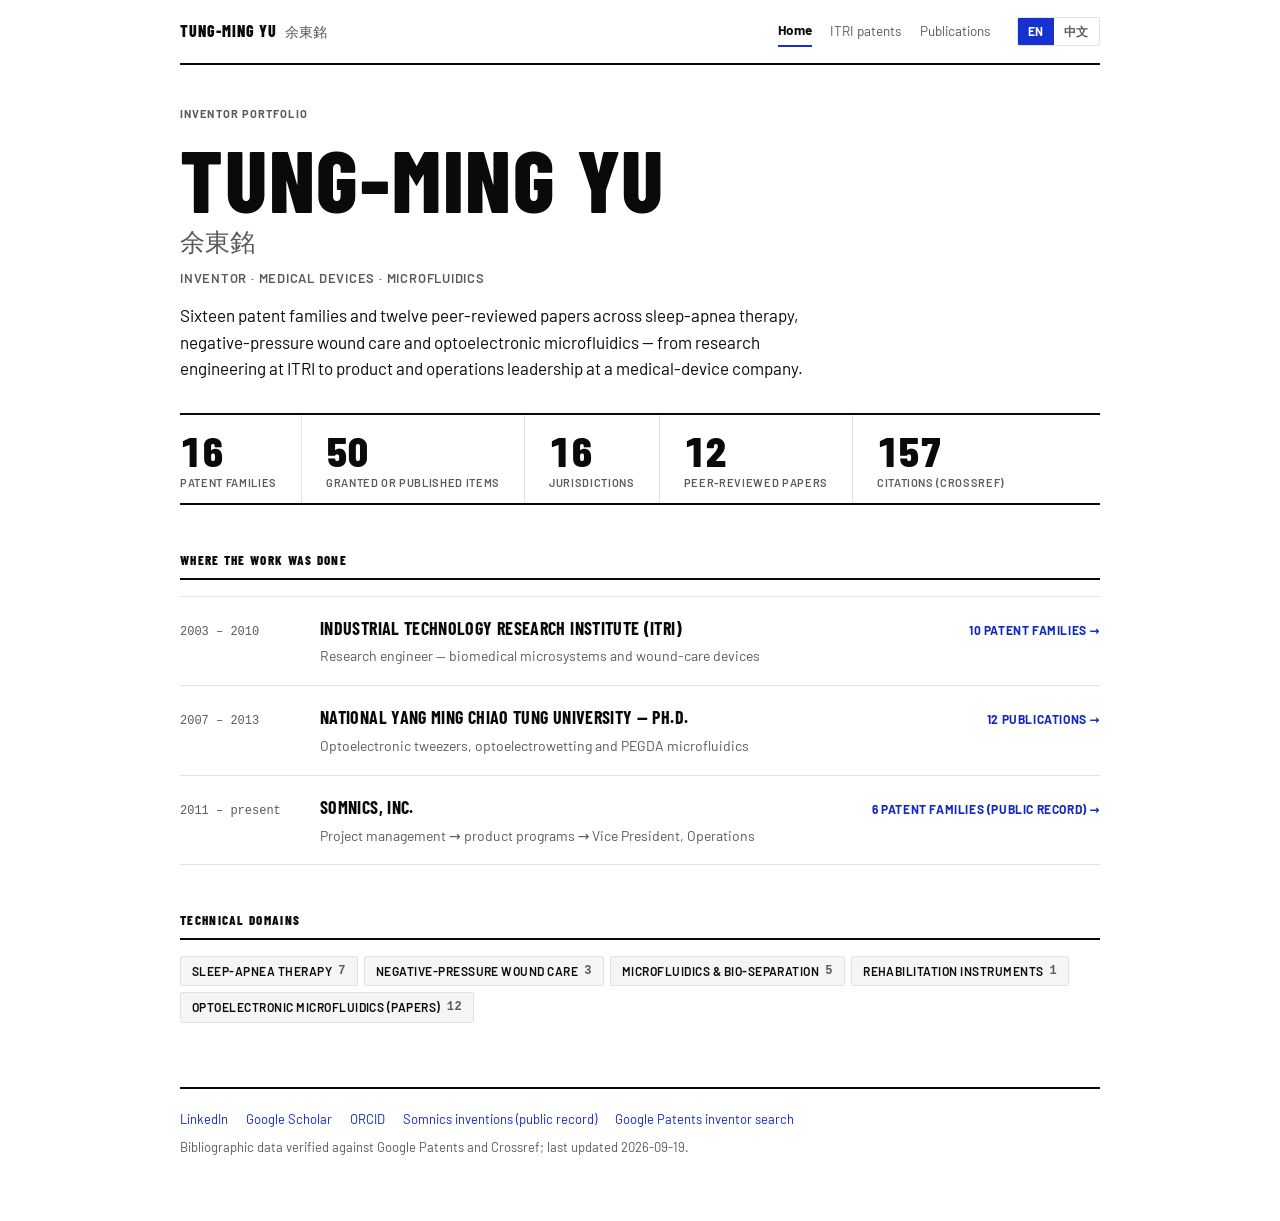
<file: index.html>
<!doctype html>
<html lang="en" data-lang="en">
<head>
<meta charset="utf-8">
<meta name="viewport" content="width=device-width, initial-scale=1, viewport-fit=cover">
<title>Tung-Ming Yu — Inventor portfolio</title>
<meta name="description" content="Inventor portfolio of Tung-Ming Yu — patents and publications">
<meta property="og:title" content="Tung-Ming Yu — Inventor portfolio">
<meta property="og:description" content="Inventor portfolio of Tung-Ming Yu — patents and publications">
<meta property="og:type" content="website">
<link rel="canonical" href="https://portfolio.aurorixa.com/">
<meta property="og:url" content="https://portfolio.aurorixa.com/">
<meta property="og:image" content="https://portfolio.aurorixa.com/assets/og.png">
<meta property="og:image:width" content="1200">
<meta property="og:image:height" content="630">
<meta name="twitter:card" content="summary_large_image">
<link rel="preconnect" href="https://fonts.googleapis.com"><link rel="stylesheet" href="https://fonts.googleapis.com/css2?family=Barlow+Condensed:wght@600;700;800&family=Barlow:wght@400;500;600&display=swap">
<link rel="stylesheet" href="style.css">
</head>
<body>
<div class="wrap">
<div class="top">
  <a class="brand" href="index.html">Tung-Ming Yu<span class="zh-name">余東銘</span></a>
  <nav class="nav" aria-label="Site"><a href="index.html" aria-current="page"><span class="en">Home</span><span class="zh">首頁</span></a><a href="itri.html"><span class="en">ITRI patents</span><span class="zh">工研院專利</span></a><a href="publications.html"><span class="en">Publications</span><span class="zh">論文</span></a>
    <span class="lang" role="group" aria-label="Language">
      <button type="button" id="lang-en" data-lang="en" aria-pressed="true">EN</button>
      <button type="button" id="lang-zh" data-lang="zh" aria-pressed="false">中文</button>
    </span>
  </nav>
</div><main>
<section class="hero">
  <p class="eyebrow"><span class="en">Inventor portfolio</span><span class="zh">發明人作品集</span></p>
  <h1>Tung-Ming Yu <span class="zh-name">余東銘</span></h1>
  <p class="tag"><span class="en">Inventor · Medical devices · Microfluidics</span><span class="zh">發明人 · 醫療器材 · 微流體</span></p>
  <p class="intro"><span class="en">Sixteen patent families and twelve peer-reviewed papers across sleep-apnea therapy, negative-pressure wound care and optoelectronic microfluidics — from research engineering at ITRI to product and operations leadership at a medical-device company.</span><span class="zh">橫跨睡眠呼吸中止治療、負壓創傷照護與光電微流體的 16 個專利家族與 12 篇論文——從工研院研發工程師到醫療器材公司產品與營運主管。</span></p>
</section>
<div class="figures">
  <div><b>16</b><span><span class="en">patent families</span><span class="zh">專利家族</span></span></div>
  <div><b>50</b><span><span class="en">granted or published items</span><span class="zh">核准／公開件數</span></span></div>
  <div><b>16</b><span><span class="en">jurisdictions</span><span class="zh">國家／地區</span></span></div>
  <div><b>12</b><span><span class="en">peer-reviewed papers</span><span class="zh">論文</span></span></div>
  <div><b>157</b><span><span class="en">citations (Crossref)</span><span class="zh">引用次數（Crossref）</span></span></div>
</div>
<h2><span class="en">Where the work was done</span><span class="zh">工作歷程</span></h2>
<div class="eras">
<div class="era">
  <div class="years">2003 – 2010</div>
  <div><div class="org"><span class="en">Industrial Technology Research Institute (ITRI)</span><span class="zh">工業技術研究院</span></div><div class="role"><span class="en">Research engineer — biomedical microsystems and wound-care devices</span><span class="zh">研發工程師——生醫微系統與創傷照護器材</span></div></div>
  <a class="cta" href="itri.html"><span class="en">10 patent families</span><span class="zh">10 個專利家族</span> →</a>
</div>
<div class="era">
  <div class="years">2007 – 2013</div>
  <div><div class="org"><span class="en">National Yang Ming Chiao Tung University — Ph.D.</span><span class="zh">國立陽明交通大學——博士</span></div><div class="role"><span class="en">Optoelectronic tweezers, optoelectrowetting and PEGDA microfluidics</span><span class="zh">光電鑷夾、光電濕潤與 PEGDA 微流道</span></div></div>
  <a class="cta" href="publications.html"><span class="en">12 publications</span><span class="zh">12 篇論文</span> →</a>
</div>
<div class="era">
  <div class="years">2011 – present</div>
  <div><div class="org"><span class="en">Somnics, Inc.</span><span class="zh">萊鎂醫療器材股份有限公司</span></div><div class="role"><span class="en">Project management → product programs → Vice President, Operations</span><span class="zh">專案管理 → 產品專案 → 營運副總經理</span></div></div>
  <a class="cta" href="somnics.html"><span class="en">6 patent families (public record)</span><span class="zh">6 個專利家族（公開紀錄）</span> →</a>
</div></div>
<h2><span class="en">Technical domains</span><span class="zh">技術領域</span></h2>
<div class="domains"><span class="chip"><span class="en">Sleep-apnea therapy</span><span class="zh">睡眠呼吸中止治療</span> <span class="n">7</span></span><span class="chip"><span class="en">Negative-pressure wound care</span><span class="zh">負壓創傷照護</span> <span class="n">3</span></span><span class="chip"><span class="en">Microfluidics &amp; bio-separation</span><span class="zh">微流體與生物分離</span> <span class="n">5</span></span><span class="chip"><span class="en">Rehabilitation instruments</span><span class="zh">復健量測儀器</span> <span class="n">1</span></span><span class="chip"><span class="en">Optoelectronic microfluidics (papers)</span><span class="zh">光電微流體（論文）</span> <span class="n">12</span></span></div>
</main>
<footer>
  <div class="ext"><a href="https://www.linkedin.com/in/tungmingyu" rel="me">LinkedIn</a><a href="https://scholar.google.com/citations?user=Y4uDDDAAAAAJ">Google Scholar</a><a href="https://orcid.org/0009-0000-7550-7226">ORCID</a><a href="somnics.html"><span class="en">Somnics inventions (public record)</span><span class="zh">Somnics 發明（公開紀錄）</span></a><a href="https://patents.google.com/?inventor=%22Tung-Ming+Yu%22"><span class="en">Google Patents inventor search</span><span class="zh">Google Patents 發明人檢索</span></a></div>
  <div><span class="en">Bibliographic data verified against Google Patents and Crossref; last updated 2026-09-19.</span><span class="zh">書目資料已與 Google Patents 及 Crossref 核對；最後更新 2026-09-19。</span></div>
</footer></div>
<script src="app.js"></script>
</body>
</html>
</file>
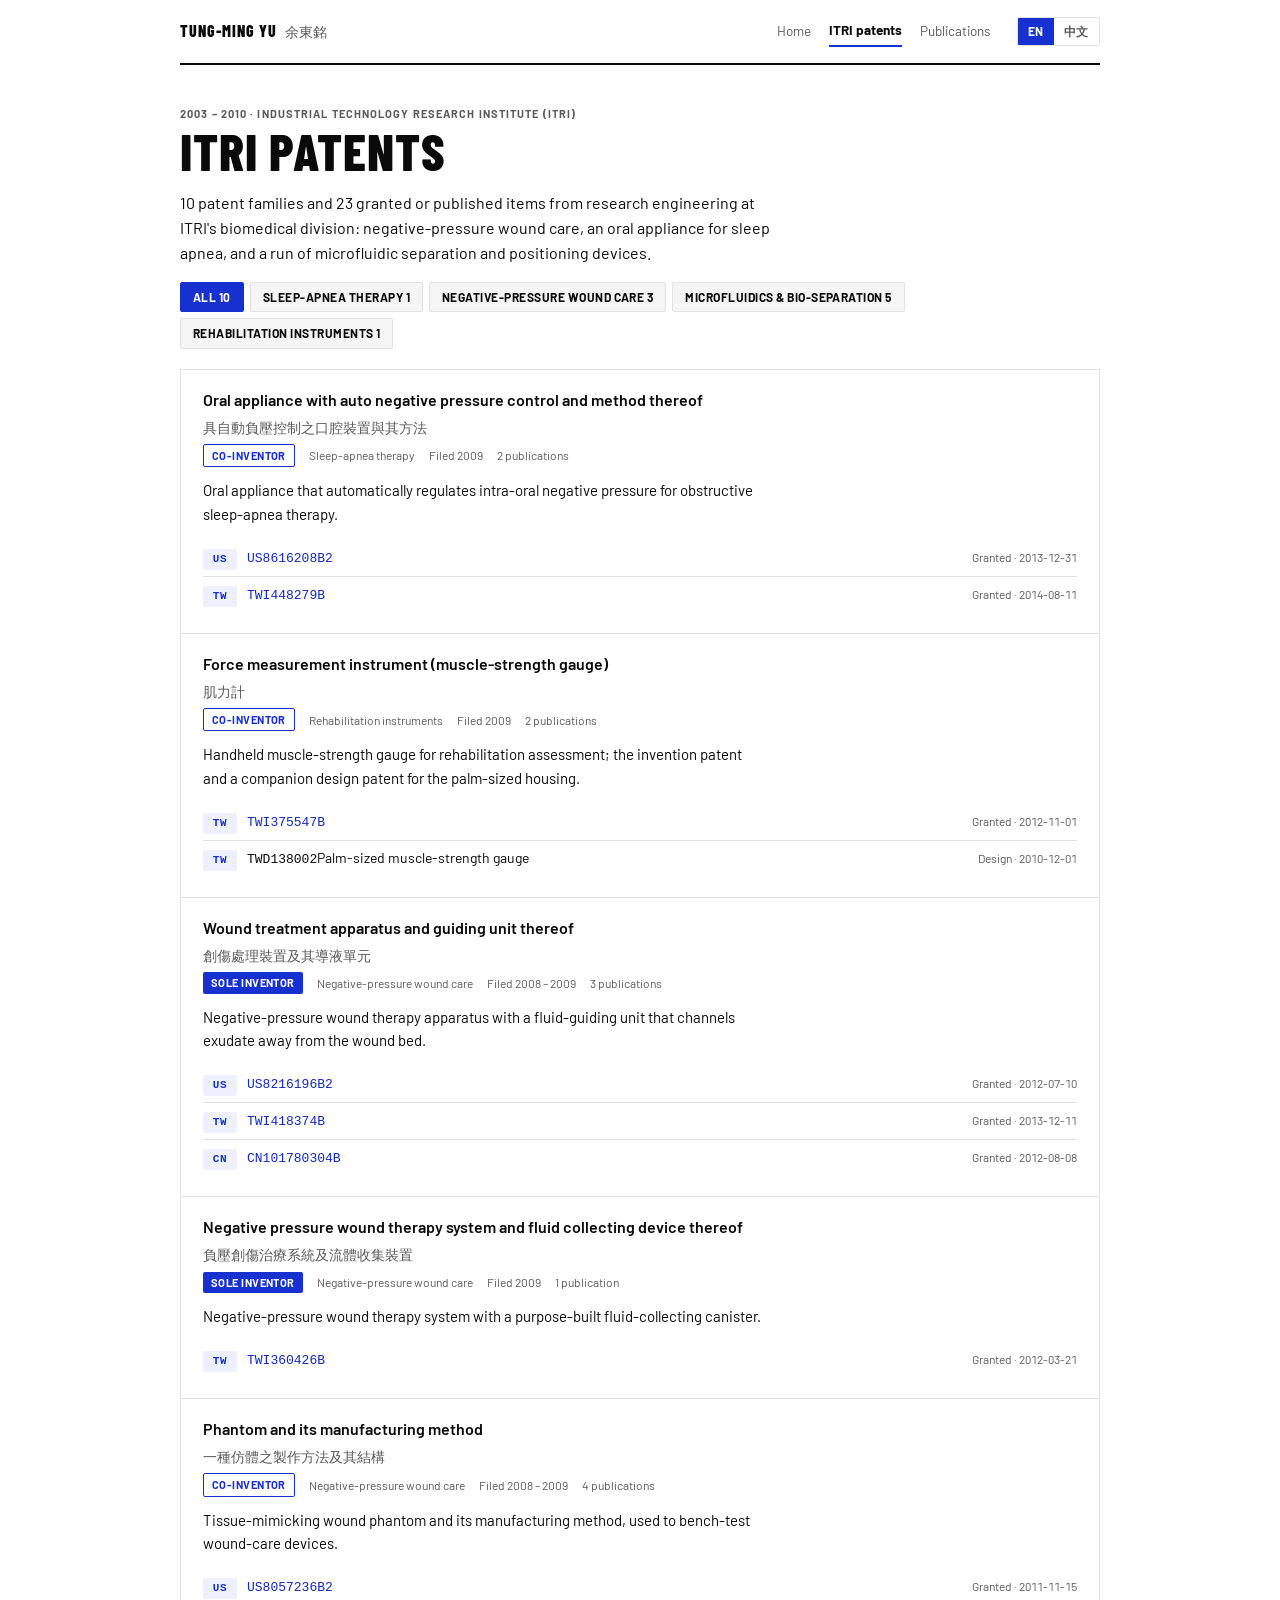
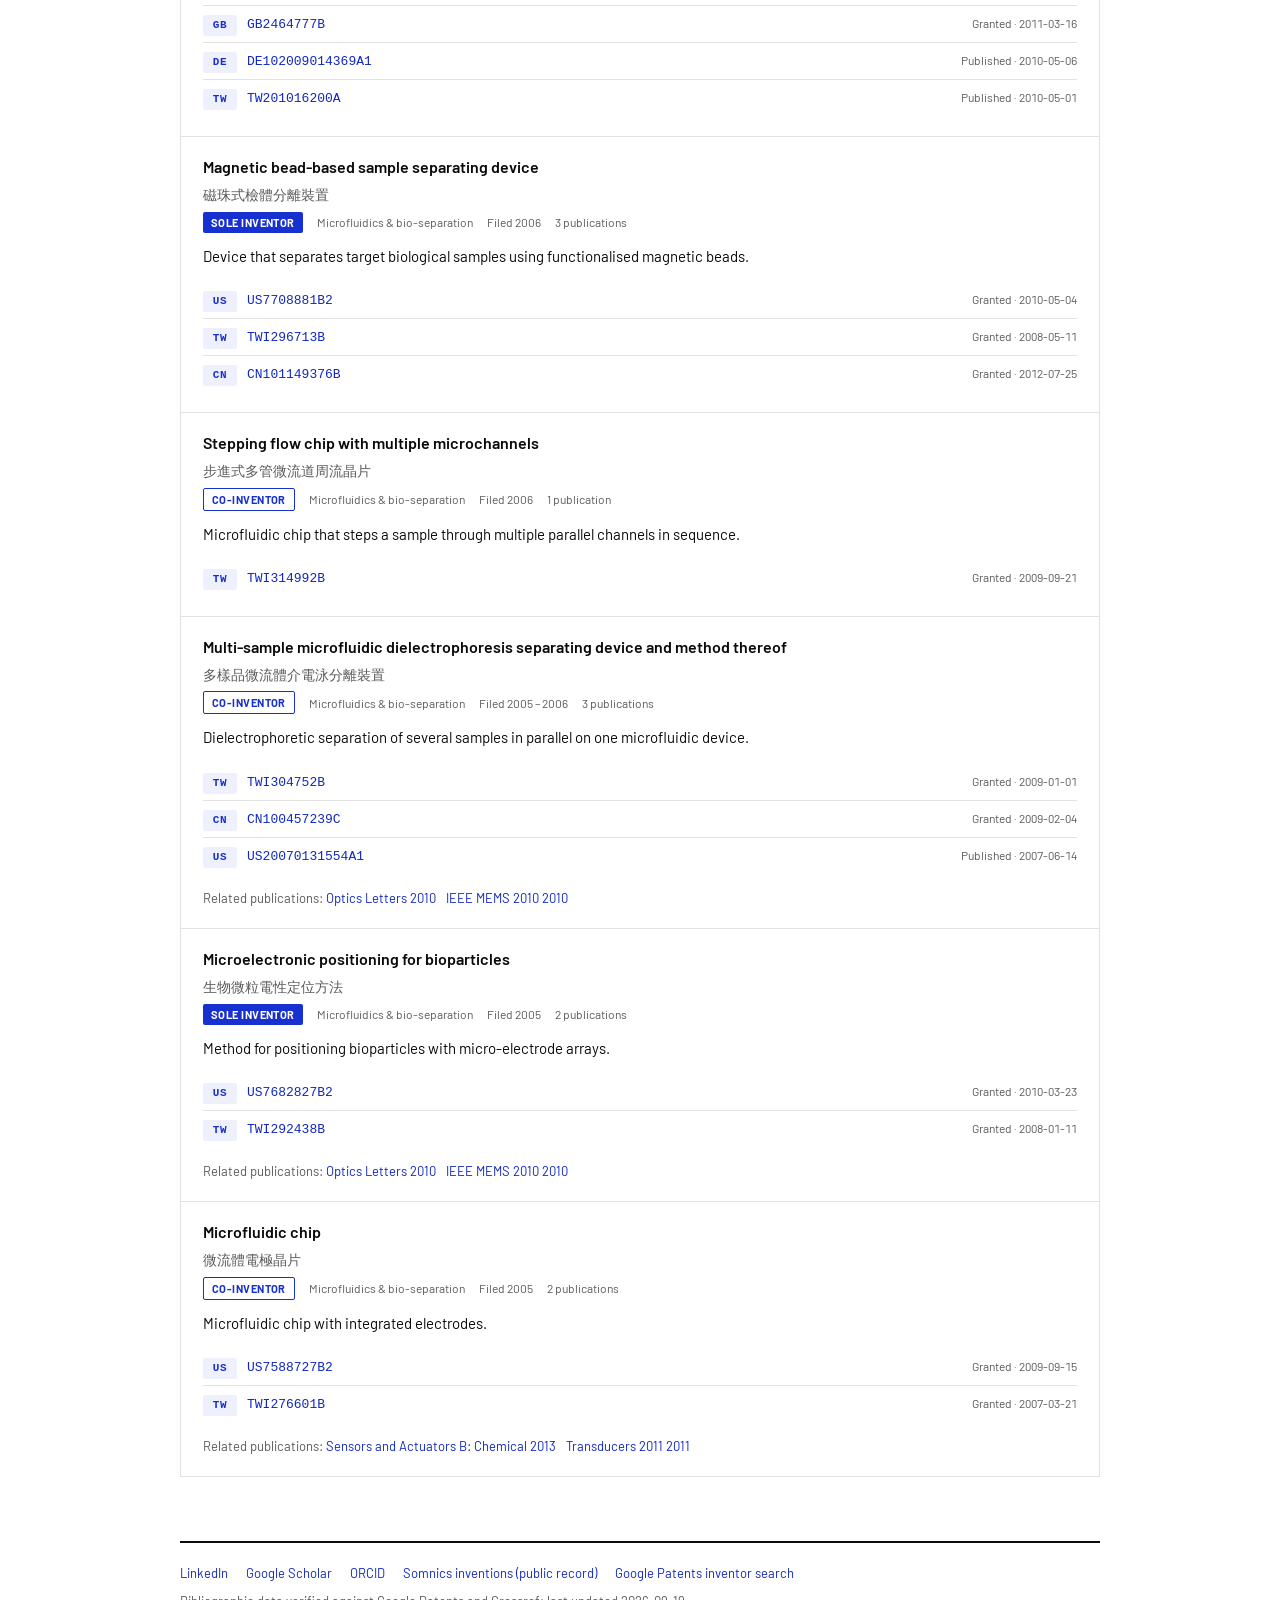
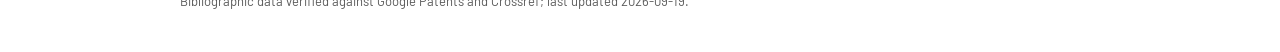
<file: itri.html>
<!doctype html>
<html lang="en" data-lang="en">
<head>
<meta charset="utf-8">
<meta name="viewport" content="width=device-width, initial-scale=1, viewport-fit=cover">
<title>ITRI Patents — Tung-Ming Yu</title>
<meta name="description" content="Patent families from ITRI, 2003–2010">
<meta property="og:title" content="ITRI Patents — Tung-Ming Yu">
<meta property="og:description" content="Patent families from ITRI, 2003–2010">
<meta property="og:type" content="website">
<link rel="canonical" href="https://portfolio.aurorixa.com/itri.html">
<meta property="og:url" content="https://portfolio.aurorixa.com/itri.html">
<meta property="og:image" content="https://portfolio.aurorixa.com/assets/og.png">
<meta property="og:image:width" content="1200">
<meta property="og:image:height" content="630">
<meta name="twitter:card" content="summary_large_image">
<link rel="preconnect" href="https://fonts.googleapis.com"><link rel="stylesheet" href="https://fonts.googleapis.com/css2?family=Barlow+Condensed:wght@600;700;800&family=Barlow:wght@400;500;600&display=swap">
<link rel="stylesheet" href="style.css">
</head>
<body>
<div class="wrap">
<div class="top">
  <a class="brand" href="index.html">Tung-Ming Yu<span class="zh-name">余東銘</span></a>
  <nav class="nav" aria-label="Site"><a href="index.html"><span class="en">Home</span><span class="zh">首頁</span></a><a href="itri.html" aria-current="page"><span class="en">ITRI patents</span><span class="zh">工研院專利</span></a><a href="publications.html"><span class="en">Publications</span><span class="zh">論文</span></a>
    <span class="lang" role="group" aria-label="Language">
      <button type="button" id="lang-en" data-lang="en" aria-pressed="true">EN</button>
      <button type="button" id="lang-zh" data-lang="zh" aria-pressed="false">中文</button>
    </span>
  </nav>
</div><main>
<p class="eyebrow">2003 – 2010 · <span class="en">Industrial Technology Research Institute (ITRI)</span><span class="zh">財團法人工業技術研究院</span></p>
<h1><span class="en">ITRI patents</span><span class="zh">工研院時期專利</span></h1>
<p class="lede" style="margin-top:12px"><span class="en">10 patent families and 23 granted or published items from research engineering at ITRI&#x27;s biomedical division: negative-pressure wound care, an oral appliance for sleep apnea, and a run of microfluidic separation and positioning devices.</span><span class="zh">工研院生醫領域研發期間的 10 個專利家族、23 件核准或公開案：負壓創傷照護、睡眠呼吸中止口腔裝置，以及一系列微流體分離與定位裝置。</span></p>
<div class="filter" role="group" aria-label="Filter by domain"><button type="button" data-domain="all" aria-pressed="true"><span class="en">All</span><span class="zh">全部</span> <span class="n">10</span></button><button type="button" data-domain="sleep" aria-pressed="false"><span class="en">Sleep-apnea therapy</span><span class="zh">睡眠呼吸中止治療</span> <span class="n">1</span></button><button type="button" data-domain="wound" aria-pressed="false"><span class="en">Negative-pressure wound care</span><span class="zh">負壓創傷照護</span> <span class="n">3</span></button><button type="button" data-domain="microfluidics" aria-pressed="false"><span class="en">Microfluidics &amp; bio-separation</span><span class="zh">微流體與生物分離</span> <span class="n">5</span></button><button type="button" data-domain="rehab" aria-pressed="false"><span class="en">Rehabilitation instruments</span><span class="zh">復健量測儀器</span> <span class="n">1</span></button></div>
<div class="families">
<article class="fam" id="oral-appliance" data-domain="sleep">
  <header>
    <h3><span class="en">Oral appliance with auto negative pressure control and method thereof</span><span class="zh">具自動負壓控制之口腔裝置與其方法</span></h3>
    <p class="alt"><span class="en">具自動負壓控制之口腔裝置與其方法</span><span class="zh">Oral appliance with auto negative pressure control and method thereof</span></p>
    <div class="meta"><span class="role co"><span class="en">Co-inventor</span><span class="zh">共同發明人</span></span><span><span class="en">Sleep-apnea therapy</span><span class="zh">睡眠呼吸中止治療</span></span>
      <span><span class="en">Filed</span><span class="zh">申請</span> 2009</span>
      <span>2 <span class="en">publications</span><span class="zh">件公告</span></span></div>
  </header>
  <p class="desc"><span class="en">Oral appliance that automatically regulates intra-oral negative pressure for obstructive sleep-apnea therapy.</span><span class="zh">自動調控口腔內負壓的口腔裝置，用於阻塞型睡眠呼吸中止治療。</span></p>
  <ul class="pubs"><li><span class="cc" title="United States">US</span><span><a class="pn" href="https://patents.google.com/patent/US8616208B2" target="_blank" rel="noopener">US8616208B2</a></span><span class="kd"><span class="en">Granted</span><span class="zh">核准</span> · 2013-12-31</span></li><li><span class="cc" title="Taiwan">TW</span><span><a class="pn" href="https://patents.google.com/patent/TWI448279B" target="_blank" rel="noopener">TWI448279B</a></span><span class="kd"><span class="en">Granted</span><span class="zh">核准</span> · 2014-08-11</span></li></ul>
  
</article>
<article class="fam" id="force-meter" data-domain="rehab">
  <header>
    <h3><span class="en">Force measurement instrument (muscle-strength gauge)</span><span class="zh">肌力計</span></h3>
    <p class="alt"><span class="en">肌力計</span><span class="zh">Force measurement instrument (muscle-strength gauge)</span></p>
    <div class="meta"><span class="role co"><span class="en">Co-inventor</span><span class="zh">共同發明人</span></span><span><span class="en">Rehabilitation instruments</span><span class="zh">復健量測儀器</span></span>
      <span><span class="en">Filed</span><span class="zh">申請</span> 2009</span>
      <span>2 <span class="en">publications</span><span class="zh">件公告</span></span></div>
  </header>
  <p class="desc"><span class="en">Handheld muscle-strength gauge for rehabilitation assessment; the invention patent and a companion design patent for the palm-sized housing.</span><span class="zh">復健評估用手持式肌力計；含發明專利與掌上型外觀設計專利。</span></p>
  <ul class="pubs"><li><span class="cc" title="Taiwan">TW</span><span><a class="pn" href="https://patents.google.com/patent/TWI375547B" target="_blank" rel="noopener">TWI375547B</a></span><span class="kd"><span class="en">Granted</span><span class="zh">核准</span> · 2012-11-01</span></li><li><span class="cc" title="Taiwan">TW</span><span><span class="pn">TWD138002</span><span class="ptitle"><span class="en">Palm-sized muscle-strength gauge</span><span class="zh">掌上型肌力計</span></span></span><span class="kd"><span class="en">Design</span><span class="zh">設計</span> · 2010-12-01</span></li></ul>
  
</article>
<article class="fam" id="wound-guiding" data-domain="wound">
  <header>
    <h3><span class="en">Wound treatment apparatus and guiding unit thereof</span><span class="zh">創傷處理裝置及其導液單元</span></h3>
    <p class="alt"><span class="en">創傷處理裝置及其導液單元</span><span class="zh">Wound treatment apparatus and guiding unit thereof</span></p>
    <div class="meta"><span class="role sole"><span class="en">Sole inventor</span><span class="zh">唯一發明人</span></span><span><span class="en">Negative-pressure wound care</span><span class="zh">負壓創傷照護</span></span>
      <span><span class="en">Filed</span><span class="zh">申請</span> 2008 – 2009</span>
      <span>3 <span class="en">publications</span><span class="zh">件公告</span></span></div>
  </header>
  <p class="desc"><span class="en">Negative-pressure wound therapy apparatus with a fluid-guiding unit that channels exudate away from the wound bed.</span><span class="zh">負壓創傷治療裝置，以導液單元將滲出液自傷口床導出。</span></p>
  <ul class="pubs"><li><span class="cc" title="United States">US</span><span><a class="pn" href="https://patents.google.com/patent/US8216196B2" target="_blank" rel="noopener">US8216196B2</a></span><span class="kd"><span class="en">Granted</span><span class="zh">核准</span> · 2012-07-10</span></li><li><span class="cc" title="Taiwan">TW</span><span><a class="pn" href="https://patents.google.com/patent/TWI418374B" target="_blank" rel="noopener">TWI418374B</a></span><span class="kd"><span class="en">Granted</span><span class="zh">核准</span> · 2013-12-11</span></li><li><span class="cc" title="China">CN</span><span><a class="pn" href="https://patents.google.com/patent/CN101780304B" target="_blank" rel="noopener">CN101780304B</a></span><span class="kd"><span class="en">Granted</span><span class="zh">核准</span> · 2012-08-08</span></li></ul>
  
</article>
<article class="fam" id="npwt-collector" data-domain="wound">
  <header>
    <h3><span class="en">Negative pressure wound therapy system and fluid collecting device thereof</span><span class="zh">負壓創傷治療系統及流體收集裝置</span></h3>
    <p class="alt"><span class="en">負壓創傷治療系統及流體收集裝置</span><span class="zh">Negative pressure wound therapy system and fluid collecting device thereof</span></p>
    <div class="meta"><span class="role sole"><span class="en">Sole inventor</span><span class="zh">唯一發明人</span></span><span><span class="en">Negative-pressure wound care</span><span class="zh">負壓創傷照護</span></span>
      <span><span class="en">Filed</span><span class="zh">申請</span> 2009</span>
      <span>1 <span class="en">publication</span><span class="zh">件公告</span></span></div>
  </header>
  <p class="desc"><span class="en">Negative-pressure wound therapy system with a purpose-built fluid-collecting canister.</span><span class="zh">負壓創傷治療系統及其專用流體收集裝置。</span></p>
  <ul class="pubs"><li><span class="cc" title="Taiwan">TW</span><span><a class="pn" href="https://patents.google.com/patent/TWI360426B" target="_blank" rel="noopener">TWI360426B</a></span><span class="kd"><span class="en">Granted</span><span class="zh">核准</span> · 2012-03-21</span></li></ul>
  
</article>
<article class="fam" id="phantom" data-domain="wound">
  <header>
    <h3><span class="en">Phantom and its manufacturing method</span><span class="zh">一種仿體之製作方法及其結構</span></h3>
    <p class="alt"><span class="en">一種仿體之製作方法及其結構</span><span class="zh">Phantom and its manufacturing method</span></p>
    <div class="meta"><span class="role co"><span class="en">Co-inventor</span><span class="zh">共同發明人</span></span><span><span class="en">Negative-pressure wound care</span><span class="zh">負壓創傷照護</span></span>
      <span><span class="en">Filed</span><span class="zh">申請</span> 2008 – 2009</span>
      <span>4 <span class="en">publications</span><span class="zh">件公告</span></span></div>
  </header>
  <p class="desc"><span class="en">Tissue-mimicking wound phantom and its manufacturing method, used to bench-test wound-care devices.</span><span class="zh">模擬組織的創傷仿體及其製作方法，用於創傷照護器材的檯面測試。</span></p>
  <ul class="pubs"><li><span class="cc" title="United States">US</span><span><a class="pn" href="https://patents.google.com/patent/US8057236B2" target="_blank" rel="noopener">US8057236B2</a></span><span class="kd"><span class="en">Granted</span><span class="zh">核准</span> · 2011-11-15</span></li><li><span class="cc" title="United Kingdom">GB</span><span><a class="pn" href="https://patents.google.com/patent/GB2464777B" target="_blank" rel="noopener">GB2464777B</a></span><span class="kd"><span class="en">Granted</span><span class="zh">核准</span> · 2011-03-16</span></li><li><span class="cc" title="Germany">DE</span><span><a class="pn" href="https://patents.google.com/patent/DE102009014369A1" target="_blank" rel="noopener">DE102009014369A1</a></span><span class="kd"><span class="en">Published</span><span class="zh">公開</span> · 2010-05-06</span></li><li><span class="cc" title="Taiwan">TW</span><span><a class="pn" href="https://patents.google.com/patent/TW201016200A" target="_blank" rel="noopener">TW201016200A</a></span><span class="kd"><span class="en">Published</span><span class="zh">公開</span> · 2010-05-01</span></li></ul>
  
</article>
<article class="fam" id="magnetic-bead" data-domain="microfluidics">
  <header>
    <h3><span class="en">Magnetic bead-based sample separating device</span><span class="zh">磁珠式檢體分離裝置</span></h3>
    <p class="alt"><span class="en">磁珠式檢體分離裝置</span><span class="zh">Magnetic bead-based sample separating device</span></p>
    <div class="meta"><span class="role sole"><span class="en">Sole inventor</span><span class="zh">唯一發明人</span></span><span><span class="en">Microfluidics &amp; bio-separation</span><span class="zh">微流體與生物分離</span></span>
      <span><span class="en">Filed</span><span class="zh">申請</span> 2006</span>
      <span>3 <span class="en">publications</span><span class="zh">件公告</span></span></div>
  </header>
  <p class="desc"><span class="en">Device that separates target biological samples using functionalised magnetic beads.</span><span class="zh">以功能化磁珠分離目標生物檢體的裝置。</span></p>
  <ul class="pubs"><li><span class="cc" title="United States">US</span><span><a class="pn" href="https://patents.google.com/patent/US7708881B2" target="_blank" rel="noopener">US7708881B2</a></span><span class="kd"><span class="en">Granted</span><span class="zh">核准</span> · 2010-05-04</span></li><li><span class="cc" title="Taiwan">TW</span><span><a class="pn" href="https://patents.google.com/patent/TWI296713B" target="_blank" rel="noopener">TWI296713B</a></span><span class="kd"><span class="en">Granted</span><span class="zh">核准</span> · 2008-05-11</span></li><li><span class="cc" title="China">CN</span><span><a class="pn" href="https://patents.google.com/patent/CN101149376B" target="_blank" rel="noopener">CN101149376B</a></span><span class="kd"><span class="en">Granted</span><span class="zh">核准</span> · 2012-07-25</span></li></ul>
  
</article>
<article class="fam" id="stepping-chip" data-domain="microfluidics">
  <header>
    <h3><span class="en">Stepping flow chip with multiple microchannels</span><span class="zh">步進式多管微流道周流晶片</span></h3>
    <p class="alt"><span class="en">步進式多管微流道周流晶片</span><span class="zh">Stepping flow chip with multiple microchannels</span></p>
    <div class="meta"><span class="role co"><span class="en">Co-inventor</span><span class="zh">共同發明人</span></span><span><span class="en">Microfluidics &amp; bio-separation</span><span class="zh">微流體與生物分離</span></span>
      <span><span class="en">Filed</span><span class="zh">申請</span> 2006</span>
      <span>1 <span class="en">publication</span><span class="zh">件公告</span></span></div>
  </header>
  <p class="desc"><span class="en">Microfluidic chip that steps a sample through multiple parallel channels in sequence.</span><span class="zh">使樣品依序步進流經多個並列微流道的晶片。</span></p>
  <ul class="pubs"><li><span class="cc" title="Taiwan">TW</span><span><a class="pn" href="https://patents.google.com/patent/TWI314992B" target="_blank" rel="noopener">TWI314992B</a></span><span class="kd"><span class="en">Granted</span><span class="zh">核准</span> · 2009-09-21</span></li></ul>
  
</article>
<article class="fam" id="dep-separator" data-domain="microfluidics">
  <header>
    <h3><span class="en">Multi-sample microfluidic dielectrophoresis separating device and method thereof</span><span class="zh">多樣品微流體介電泳分離裝置</span></h3>
    <p class="alt"><span class="en">多樣品微流體介電泳分離裝置</span><span class="zh">Multi-sample microfluidic dielectrophoresis separating device and method thereof</span></p>
    <div class="meta"><span class="role co"><span class="en">Co-inventor</span><span class="zh">共同發明人</span></span><span><span class="en">Microfluidics &amp; bio-separation</span><span class="zh">微流體與生物分離</span></span>
      <span><span class="en">Filed</span><span class="zh">申請</span> 2005 – 2006</span>
      <span>3 <span class="en">publications</span><span class="zh">件公告</span></span></div>
  </header>
  <p class="desc"><span class="en">Dielectrophoretic separation of several samples in parallel on one microfluidic device.</span><span class="zh">在單一微流體裝置上以介電泳平行分離多個樣品。</span></p>
  <ul class="pubs"><li><span class="cc" title="Taiwan">TW</span><span><a class="pn" href="https://patents.google.com/patent/TWI304752B" target="_blank" rel="noopener">TWI304752B</a></span><span class="kd"><span class="en">Granted</span><span class="zh">核准</span> · 2009-01-01</span></li><li><span class="cc" title="China">CN</span><span><a class="pn" href="https://patents.google.com/patent/CN100457239C" target="_blank" rel="noopener">CN100457239C</a></span><span class="kd"><span class="en">Granted</span><span class="zh">核准</span> · 2009-02-04</span></li><li><span class="cc" title="United States">US</span><span><a class="pn" href="https://patents.google.com/patent/US20070131554A1" target="_blank" rel="noopener">US20070131554A1</a></span><span class="kd"><span class="en">Published</span><span class="zh">公開</span> · 2007-06-14</span></li></ul>
  <div class="related"><span class="en">Related publications:</span><span class="zh">相關論文：</span> <a href="publications.html#ol-2010">Optics Letters 2010</a><a href="publications.html#mems-2010">IEEE MEMS 2010 2010</a></div>
</article>
<article class="fam" id="bioparticle-positioning" data-domain="microfluidics">
  <header>
    <h3><span class="en">Microelectronic positioning for bioparticles</span><span class="zh">生物微粒電性定位方法</span></h3>
    <p class="alt"><span class="en">生物微粒電性定位方法</span><span class="zh">Microelectronic positioning for bioparticles</span></p>
    <div class="meta"><span class="role sole"><span class="en">Sole inventor</span><span class="zh">唯一發明人</span></span><span><span class="en">Microfluidics &amp; bio-separation</span><span class="zh">微流體與生物分離</span></span>
      <span><span class="en">Filed</span><span class="zh">申請</span> 2005</span>
      <span>2 <span class="en">publications</span><span class="zh">件公告</span></span></div>
  </header>
  <p class="desc"><span class="en">Method for positioning bioparticles with micro-electrode arrays.</span><span class="zh">以微電極陣列定位生物微粒的方法。</span></p>
  <ul class="pubs"><li><span class="cc" title="United States">US</span><span><a class="pn" href="https://patents.google.com/patent/US7682827B2" target="_blank" rel="noopener">US7682827B2</a></span><span class="kd"><span class="en">Granted</span><span class="zh">核准</span> · 2010-03-23</span></li><li><span class="cc" title="Taiwan">TW</span><span><a class="pn" href="https://patents.google.com/patent/TWI292438B" target="_blank" rel="noopener">TWI292438B</a></span><span class="kd"><span class="en">Granted</span><span class="zh">核准</span> · 2008-01-11</span></li></ul>
  <div class="related"><span class="en">Related publications:</span><span class="zh">相關論文：</span> <a href="publications.html#ol-2010">Optics Letters 2010</a><a href="publications.html#mems-2010">IEEE MEMS 2010 2010</a></div>
</article>
<article class="fam" id="microfluidic-chip" data-domain="microfluidics">
  <header>
    <h3><span class="en">Microfluidic chip</span><span class="zh">微流體電極晶片</span></h3>
    <p class="alt"><span class="en">微流體電極晶片</span><span class="zh">Microfluidic chip</span></p>
    <div class="meta"><span class="role co"><span class="en">Co-inventor</span><span class="zh">共同發明人</span></span><span><span class="en">Microfluidics &amp; bio-separation</span><span class="zh">微流體與生物分離</span></span>
      <span><span class="en">Filed</span><span class="zh">申請</span> 2005</span>
      <span>2 <span class="en">publications</span><span class="zh">件公告</span></span></div>
  </header>
  <p class="desc"><span class="en">Microfluidic chip with integrated electrodes.</span><span class="zh">整合電極的微流體晶片。</span></p>
  <ul class="pubs"><li><span class="cc" title="United States">US</span><span><a class="pn" href="https://patents.google.com/patent/US7588727B2" target="_blank" rel="noopener">US7588727B2</a></span><span class="kd"><span class="en">Granted</span><span class="zh">核准</span> · 2009-09-15</span></li><li><span class="cc" title="Taiwan">TW</span><span><a class="pn" href="https://patents.google.com/patent/TWI276601B" target="_blank" rel="noopener">TWI276601B</a></span><span class="kd"><span class="en">Granted</span><span class="zh">核准</span> · 2007-03-21</span></li></ul>
  <div class="related"><span class="en">Related publications:</span><span class="zh">相關論文：</span> <a href="publications.html#snb-2013">Sensors and Actuators B: Chemical 2013</a><a href="publications.html#transducers-2011">Transducers 2011 2011</a></div>
</article></div>
</main>
<footer>
  <div class="ext"><a href="https://www.linkedin.com/in/tungmingyu" rel="me">LinkedIn</a><a href="https://scholar.google.com/citations?user=Y4uDDDAAAAAJ">Google Scholar</a><a href="https://orcid.org/0009-0000-7550-7226">ORCID</a><a href="somnics.html"><span class="en">Somnics inventions (public record)</span><span class="zh">Somnics 發明（公開紀錄）</span></a><a href="https://patents.google.com/?inventor=%22Tung-Ming+Yu%22"><span class="en">Google Patents inventor search</span><span class="zh">Google Patents 發明人檢索</span></a></div>
  <div><span class="en">Bibliographic data verified against Google Patents and Crossref; last updated 2026-09-19.</span><span class="zh">書目資料已與 Google Patents 及 Crossref 核對；最後更新 2026-09-19。</span></div>
</footer></div>
<script src="app.js"></script>
</body>
</html>
</file>
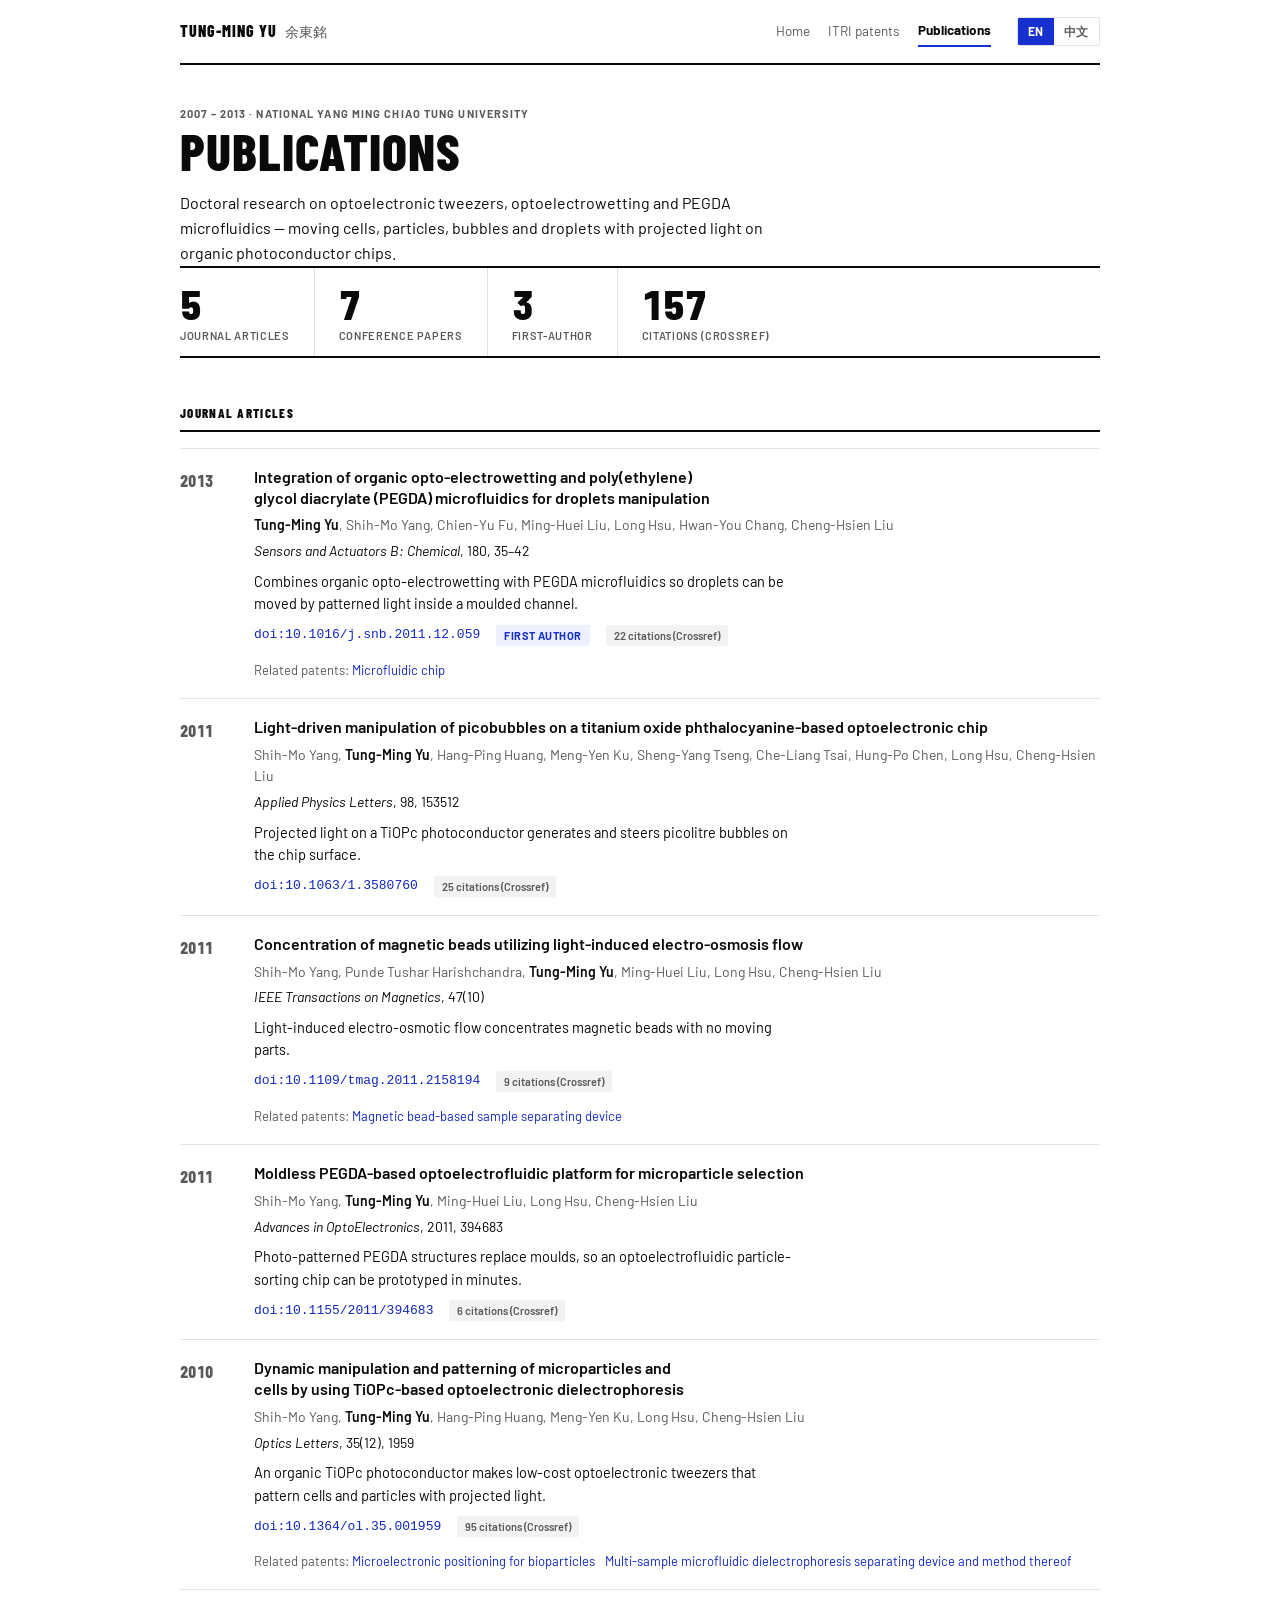
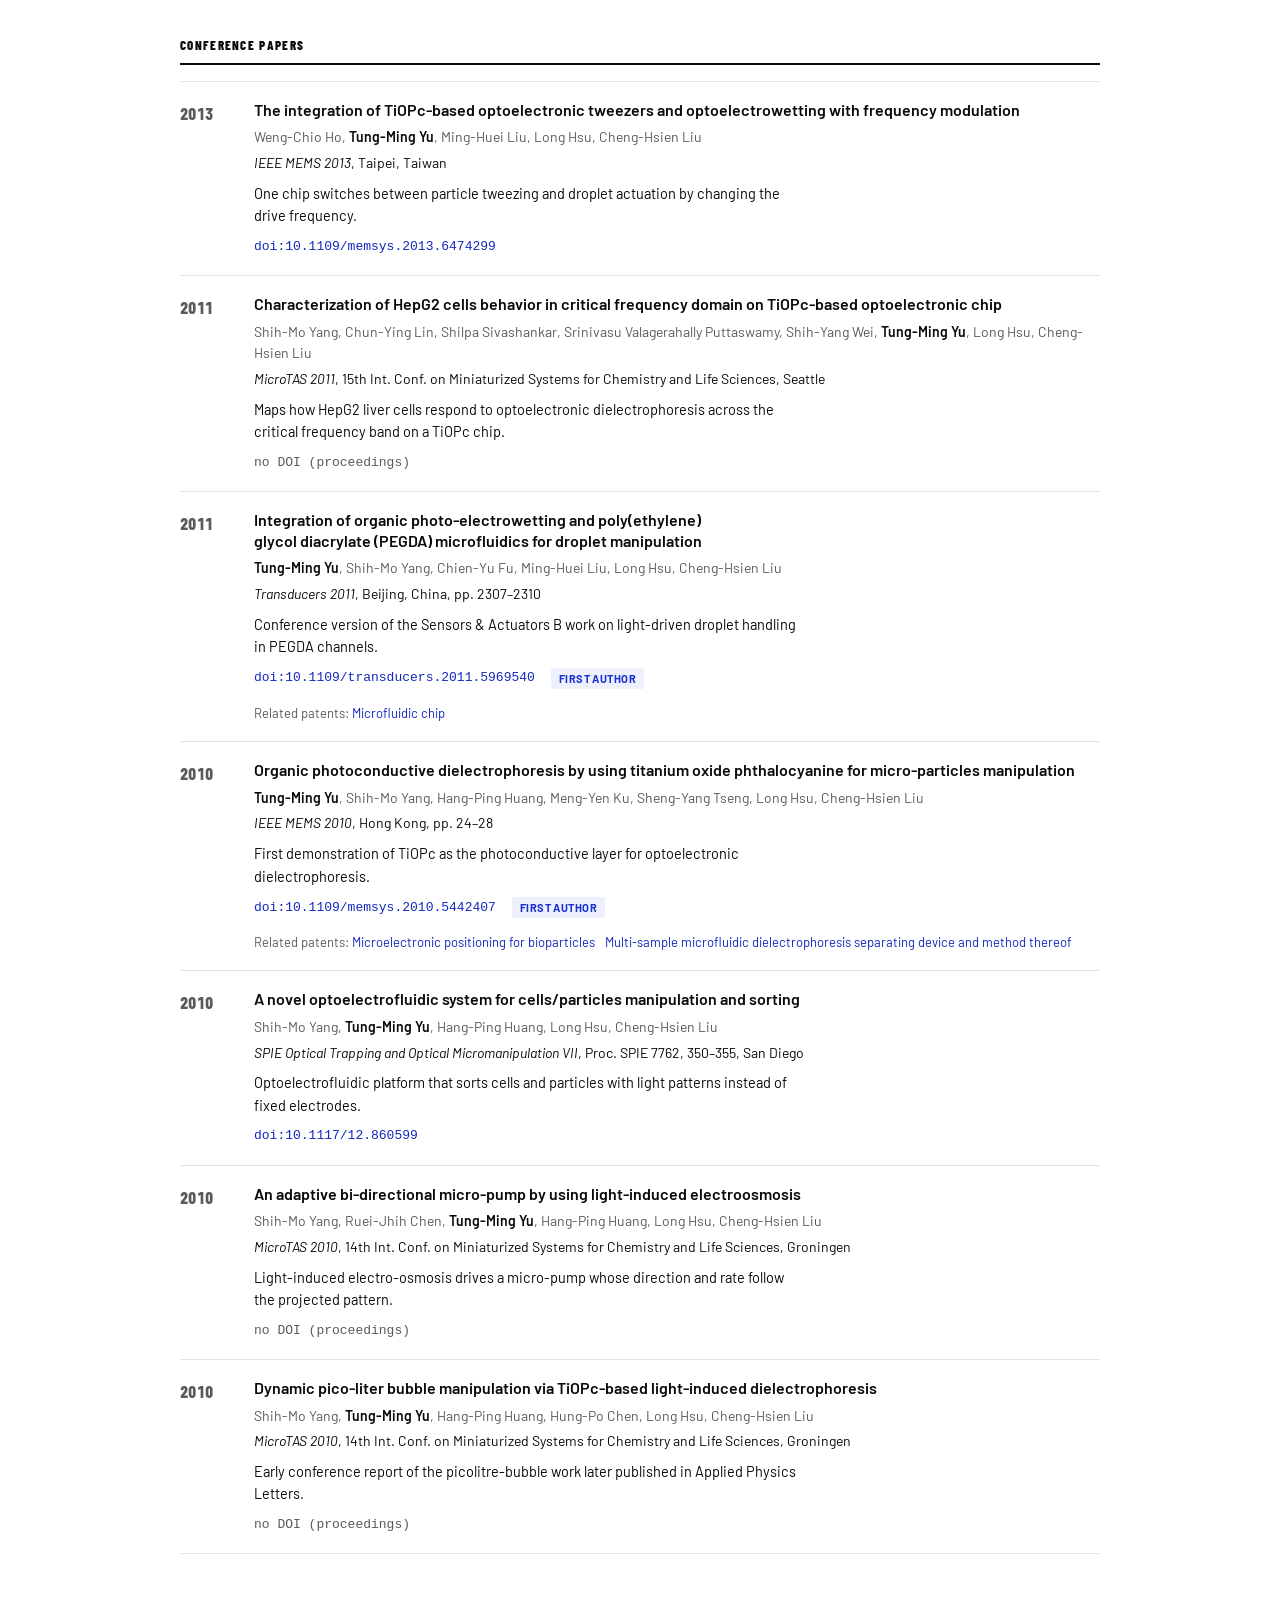
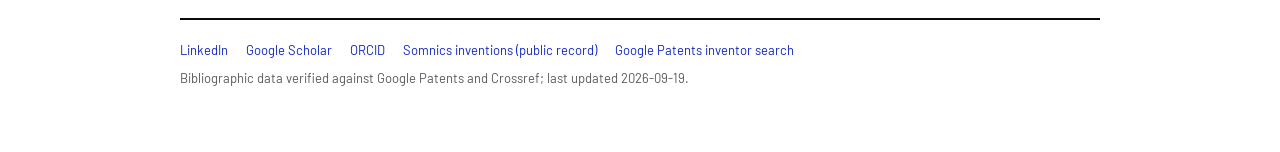
<file: publications.html>
<!doctype html>
<html lang="en" data-lang="en">
<head>
<meta charset="utf-8">
<meta name="viewport" content="width=device-width, initial-scale=1, viewport-fit=cover">
<title>Publications — Tung-Ming Yu</title>
<meta name="description" content="Journal and conference papers, 2010–2013">
<meta property="og:title" content="Publications — Tung-Ming Yu">
<meta property="og:description" content="Journal and conference papers, 2010–2013">
<meta property="og:type" content="website">
<link rel="canonical" href="https://portfolio.aurorixa.com/publications.html">
<meta property="og:url" content="https://portfolio.aurorixa.com/publications.html">
<meta property="og:image" content="https://portfolio.aurorixa.com/assets/og.png">
<meta property="og:image:width" content="1200">
<meta property="og:image:height" content="630">
<meta name="twitter:card" content="summary_large_image">
<link rel="preconnect" href="https://fonts.googleapis.com"><link rel="stylesheet" href="https://fonts.googleapis.com/css2?family=Barlow+Condensed:wght@600;700;800&family=Barlow:wght@400;500;600&display=swap">
<link rel="stylesheet" href="style.css">
</head>
<body>
<div class="wrap">
<div class="top">
  <a class="brand" href="index.html">Tung-Ming Yu<span class="zh-name">余東銘</span></a>
  <nav class="nav" aria-label="Site"><a href="index.html"><span class="en">Home</span><span class="zh">首頁</span></a><a href="itri.html"><span class="en">ITRI patents</span><span class="zh">工研院專利</span></a><a href="publications.html" aria-current="page"><span class="en">Publications</span><span class="zh">論文</span></a>
    <span class="lang" role="group" aria-label="Language">
      <button type="button" id="lang-en" data-lang="en" aria-pressed="true">EN</button>
      <button type="button" id="lang-zh" data-lang="zh" aria-pressed="false">中文</button>
    </span>
  </nav>
</div><main>
<p class="eyebrow">2007 – 2013 · <span class="en">National Yang Ming Chiao Tung University</span><span class="zh">國立陽明交通大學</span></p>
<h1><span class="en">Publications</span><span class="zh">論文著作</span></h1>
<p class="lede" style="margin-top:12px"><span class="en">Doctoral research on optoelectronic tweezers, optoelectrowetting and PEGDA microfluidics — moving cells, particles, bubbles and droplets with projected light on organic photoconductor chips.</span><span class="zh">博士研究：光電鑷夾、光電濕潤與 PEGDA 微流道——在有機光導晶片上以投影光操控細胞、微粒、氣泡與液滴。</span></p>
<div class="figures" style="margin-top:0">
  <div><b>5</b><span><span class="en">journal articles</span><span class="zh">期刊論文</span></span></div>
  <div><b>7</b><span><span class="en">conference papers</span><span class="zh">研討會論文</span></span></div>
  <div><b>3</b><span><span class="en">first-author</span><span class="zh">第一作者</span></span></div>
  <div><b>157</b><span><span class="en">citations (Crossref)</span><span class="zh">引用次數（Crossref）</span></span></div>
</div>
<h2><span class="en">Journal articles</span><span class="zh">期刊論文</span></h2>
<div>
<article class="paper" id="snb-2013">
  <div class="year">2013</div>
  <div>
    <h3>Integration of organic opto-electrowetting and poly(ethylene) glycol diacrylate (PEGDA) microfluidics for droplets manipulation</h3>
    <p class="authors"><b>Tung-Ming Yu</b>, Shih-Mo Yang, Chien-Yu Fu, Ming-Huei Liu, Long Hsu, Hwan-You Chang, Cheng-Hsien Liu</p>
    <p class="venue"><i>Sensors and Actuators B: Chemical</i>, 180, 35–42</p>
    <p class="summary"><span class="en">Combines organic opto-electrowetting with PEGDA microfluidics so droplets can be moved by patterned light inside a moulded channel.</span><span class="zh">將有機光電濕潤與 PEGDA 微流道整合，以光圖案在成型流道內操控液滴。</span></p>
    <div class="links"><a class="mono" href="https://doi.org/10.1016/j.snb.2011.12.059" target="_blank" rel="noopener">doi:10.1016/j.snb.2011.12.059</a><span class="pill"><span class="en">First author</span><span class="zh">第一作者</span></span><span class="pill quiet">22 <span class="en">citations (Crossref)</span><span class="zh">次引用（Crossref）</span></span></div>
    <div class="related"><span class="en">Related patents:</span><span class="zh">相關專利：</span> <a href="itri.html#microfluidic-chip"><span class="en">Microfluidic chip</span><span class="zh">微流體電極晶片</span></a></div>
  </div>
</article>
<article class="paper" id="apl-2011">
  <div class="year">2011</div>
  <div>
    <h3>Light-driven manipulation of picobubbles on a titanium oxide phthalocyanine-based optoelectronic chip</h3>
    <p class="authors">Shih-Mo Yang, <b>Tung-Ming Yu</b>, Hang-Ping Huang, Meng-Yen Ku, Sheng-Yang Tseng, Che-Liang Tsai, Hung-Po Chen, Long Hsu, Cheng-Hsien Liu</p>
    <p class="venue"><i>Applied Physics Letters</i>, 98, 153512</p>
    <p class="summary"><span class="en">Projected light on a TiOPc photoconductor generates and steers picolitre bubbles on the chip surface.</span><span class="zh">以投影光在 TiOPc 光導層上產生並驅動皮升級氣泡。</span></p>
    <div class="links"><a class="mono" href="https://doi.org/10.1063/1.3580760" target="_blank" rel="noopener">doi:10.1063/1.3580760</a><span class="pill quiet">25 <span class="en">citations (Crossref)</span><span class="zh">次引用（Crossref）</span></span></div>
    
  </div>
</article>
<article class="paper" id="tmag-2011">
  <div class="year">2011</div>
  <div>
    <h3>Concentration of magnetic beads utilizing light-induced electro-osmosis flow</h3>
    <p class="authors">Shih-Mo Yang, Punde Tushar Harishchandra, <b>Tung-Ming Yu</b>, Ming-Huei Liu, Long Hsu, Cheng-Hsien Liu</p>
    <p class="venue"><i>IEEE Transactions on Magnetics</i>, 47(10)</p>
    <p class="summary"><span class="en">Light-induced electro-osmotic flow concentrates magnetic beads with no moving parts.</span><span class="zh">利用光誘導電滲流濃縮磁珠，無需機械元件。</span></p>
    <div class="links"><a class="mono" href="https://doi.org/10.1109/tmag.2011.2158194" target="_blank" rel="noopener">doi:10.1109/tmag.2011.2158194</a><span class="pill quiet">9 <span class="en">citations (Crossref)</span><span class="zh">次引用（Crossref）</span></span></div>
    <div class="related"><span class="en">Related patents:</span><span class="zh">相關專利：</span> <a href="itri.html#magnetic-bead"><span class="en">Magnetic bead-based sample separating device</span><span class="zh">磁珠式檢體分離裝置</span></a></div>
  </div>
</article>
<article class="paper" id="aoe-2011">
  <div class="year">2011</div>
  <div>
    <h3>Moldless PEGDA-based optoelectrofluidic platform for microparticle selection</h3>
    <p class="authors">Shih-Mo Yang, <b>Tung-Ming Yu</b>, Ming-Huei Liu, Long Hsu, Cheng-Hsien Liu</p>
    <p class="venue"><i>Advances in OptoElectronics</i>, 2011, 394683</p>
    <p class="summary"><span class="en">Photo-patterned PEGDA structures replace moulds, so an optoelectrofluidic particle-sorting chip can be prototyped in minutes.</span><span class="zh">以光圖案化 PEGDA 結構取代模具，光電流體微粒篩選晶片可在數分鐘內完成原型。</span></p>
    <div class="links"><a class="mono" href="https://doi.org/10.1155/2011/394683" target="_blank" rel="noopener">doi:10.1155/2011/394683</a><span class="pill quiet">6 <span class="en">citations (Crossref)</span><span class="zh">次引用（Crossref）</span></span></div>
    
  </div>
</article>
<article class="paper" id="ol-2010">
  <div class="year">2010</div>
  <div>
    <h3>Dynamic manipulation and patterning of microparticles and cells by using TiOPc-based optoelectronic dielectrophoresis</h3>
    <p class="authors">Shih-Mo Yang, <b>Tung-Ming Yu</b>, Hang-Ping Huang, Meng-Yen Ku, Long Hsu, Cheng-Hsien Liu</p>
    <p class="venue"><i>Optics Letters</i>, 35(12), 1959</p>
    <p class="summary"><span class="en">An organic TiOPc photoconductor makes low-cost optoelectronic tweezers that pattern cells and particles with projected light.</span><span class="zh">以有機 TiOPc 光導材料實現低成本光電鑷夾，用投影光排列細胞與微粒。</span></p>
    <div class="links"><a class="mono" href="https://doi.org/10.1364/ol.35.001959" target="_blank" rel="noopener">doi:10.1364/ol.35.001959</a><span class="pill quiet">95 <span class="en">citations (Crossref)</span><span class="zh">次引用（Crossref）</span></span></div>
    <div class="related"><span class="en">Related patents:</span><span class="zh">相關專利：</span> <a href="itri.html#bioparticle-positioning"><span class="en">Microelectronic positioning for bioparticles</span><span class="zh">生物微粒電性定位方法</span></a><a href="itri.html#dep-separator"><span class="en">Multi-sample microfluidic dielectrophoresis separating device and method thereof</span><span class="zh">多樣品微流體介電泳分離裝置</span></a></div>
  </div>
</article></div>
<h2><span class="en">Conference papers</span><span class="zh">研討會論文</span></h2>
<div>
<article class="paper" id="mems-2013">
  <div class="year">2013</div>
  <div>
    <h3>The integration of TiOPc-based optoelectronic tweezers and optoelectrowetting with frequency modulation</h3>
    <p class="authors">Weng-Chio Ho, <b>Tung-Ming Yu</b>, Ming-Huei Liu, Long Hsu, Cheng-Hsien Liu</p>
    <p class="venue"><i>IEEE MEMS 2013</i>, Taipei, Taiwan</p>
    <p class="summary"><span class="en">One chip switches between particle tweezing and droplet actuation by changing the drive frequency.</span><span class="zh">同一晶片透過切換驅動頻率，在微粒鑷取與液滴驅動間轉換。</span></p>
    <div class="links"><a class="mono" href="https://doi.org/10.1109/memsys.2013.6474299" target="_blank" rel="noopener">doi:10.1109/memsys.2013.6474299</a></div>
    
  </div>
</article>
<article class="paper" id="microtas-2011">
  <div class="year">2011</div>
  <div>
    <h3>Characterization of HepG2 cells behavior in critical frequency domain on TiOPc-based optoelectronic chip</h3>
    <p class="authors">Shih-Mo Yang, Chun-Ying Lin, Shilpa Sivashankar, Srinivasu Valagerahally Puttaswamy, Shih-Yang Wei, <b>Tung-Ming Yu</b>, Long Hsu, Cheng-Hsien Liu</p>
    <p class="venue"><i>MicroTAS 2011</i>, 15th Int. Conf. on Miniaturized Systems for Chemistry and Life Sciences, Seattle</p>
    <p class="summary"><span class="en">Maps how HepG2 liver cells respond to optoelectronic dielectrophoresis across the critical frequency band on a TiOPc chip.</span><span class="zh">量測 HepG2 肝細胞在 TiOPc 晶片上、臨界頻率區間內對光電介電泳的反應。</span></p>
    <div class="links"><span class="mono muted"><span class="en">no DOI (proceedings)</span><span class="zh">無 DOI（論文集）</span></span></div>
    
  </div>
</article>
<article class="paper" id="transducers-2011">
  <div class="year">2011</div>
  <div>
    <h3>Integration of organic photo-electrowetting and poly(ethylene) glycol diacrylate (PEGDA) microfluidics for droplet manipulation</h3>
    <p class="authors"><b>Tung-Ming Yu</b>, Shih-Mo Yang, Chien-Yu Fu, Ming-Huei Liu, Long Hsu, Cheng-Hsien Liu</p>
    <p class="venue"><i>Transducers 2011</i>, Beijing, China, pp. 2307–2310</p>
    <p class="summary"><span class="en">Conference version of the Sensors &amp; Actuators B work on light-driven droplet handling in PEGDA channels.</span><span class="zh">Sensors &amp; Actuators B 論文的研討會版本：PEGDA 流道內的光驅動液滴操控。</span></p>
    <div class="links"><a class="mono" href="https://doi.org/10.1109/transducers.2011.5969540" target="_blank" rel="noopener">doi:10.1109/transducers.2011.5969540</a><span class="pill"><span class="en">First author</span><span class="zh">第一作者</span></span></div>
    <div class="related"><span class="en">Related patents:</span><span class="zh">相關專利：</span> <a href="itri.html#microfluidic-chip"><span class="en">Microfluidic chip</span><span class="zh">微流體電極晶片</span></a></div>
  </div>
</article>
<article class="paper" id="mems-2010">
  <div class="year">2010</div>
  <div>
    <h3>Organic photoconductive dielectrophoresis by using titanium oxide phthalocyanine for micro-particles manipulation</h3>
    <p class="authors"><b>Tung-Ming Yu</b>, Shih-Mo Yang, Hang-Ping Huang, Meng-Yen Ku, Sheng-Yang Tseng, Long Hsu, Cheng-Hsien Liu</p>
    <p class="venue"><i>IEEE MEMS 2010</i>, Hong Kong, pp. 24–28</p>
    <p class="summary"><span class="en">First demonstration of TiOPc as the photoconductive layer for optoelectronic dielectrophoresis.</span><span class="zh">首次以 TiOPc 作為光電介電泳的光導層。</span></p>
    <div class="links"><a class="mono" href="https://doi.org/10.1109/memsys.2010.5442407" target="_blank" rel="noopener">doi:10.1109/memsys.2010.5442407</a><span class="pill"><span class="en">First author</span><span class="zh">第一作者</span></span></div>
    <div class="related"><span class="en">Related patents:</span><span class="zh">相關專利：</span> <a href="itri.html#bioparticle-positioning"><span class="en">Microelectronic positioning for bioparticles</span><span class="zh">生物微粒電性定位方法</span></a><a href="itri.html#dep-separator"><span class="en">Multi-sample microfluidic dielectrophoresis separating device and method thereof</span><span class="zh">多樣品微流體介電泳分離裝置</span></a></div>
  </div>
</article>
<article class="paper" id="spie-2010">
  <div class="year">2010</div>
  <div>
    <h3>A novel optoelectrofluidic system for cells/particles manipulation and sorting</h3>
    <p class="authors">Shih-Mo Yang, <b>Tung-Ming Yu</b>, Hang-Ping Huang, Long Hsu, Cheng-Hsien Liu</p>
    <p class="venue"><i>SPIE Optical Trapping and Optical Micromanipulation VII</i>, Proc. SPIE 7762, 350–355, San Diego</p>
    <p class="summary"><span class="en">Optoelectrofluidic platform that sorts cells and particles with light patterns instead of fixed electrodes.</span><span class="zh">以光圖案取代固定電極來分選細胞與微粒的光電流體平台。</span></p>
    <div class="links"><a class="mono" href="https://doi.org/10.1117/12.860599" target="_blank" rel="noopener">doi:10.1117/12.860599</a></div>
    
  </div>
</article>
<article class="paper" id="microtas-2010-pump">
  <div class="year">2010</div>
  <div>
    <h3>An adaptive bi-directional micro-pump by using light-induced electroosmosis</h3>
    <p class="authors">Shih-Mo Yang, Ruei-Jhih Chen, <b>Tung-Ming Yu</b>, Hang-Ping Huang, Long Hsu, Cheng-Hsien Liu</p>
    <p class="venue"><i>MicroTAS 2010</i>, 14th Int. Conf. on Miniaturized Systems for Chemistry and Life Sciences, Groningen</p>
    <p class="summary"><span class="en">Light-induced electro-osmosis drives a micro-pump whose direction and rate follow the projected pattern.</span><span class="zh">以光誘導電滲流驅動微幫浦，流向與流量隨投影圖案調整。</span></p>
    <div class="links"><span class="mono muted"><span class="en">no DOI (proceedings)</span><span class="zh">無 DOI（論文集）</span></span></div>
    
  </div>
</article>
<article class="paper" id="microtas-2010-bubble">
  <div class="year">2010</div>
  <div>
    <h3>Dynamic pico-liter bubble manipulation via TiOPc-based light-induced dielectrophoresis</h3>
    <p class="authors">Shih-Mo Yang, <b>Tung-Ming Yu</b>, Hang-Ping Huang, Hung-Po Chen, Long Hsu, Cheng-Hsien Liu</p>
    <p class="venue"><i>MicroTAS 2010</i>, 14th Int. Conf. on Miniaturized Systems for Chemistry and Life Sciences, Groningen</p>
    <p class="summary"><span class="en">Early conference report of the picolitre-bubble work later published in Applied Physics Letters.</span><span class="zh">皮升級氣泡操控的研討會初版，後續擴充發表於 Applied Physics Letters。</span></p>
    <div class="links"><span class="mono muted"><span class="en">no DOI (proceedings)</span><span class="zh">無 DOI（論文集）</span></span></div>
    
  </div>
</article></div>
</main>
<footer>
  <div class="ext"><a href="https://www.linkedin.com/in/tungmingyu" rel="me">LinkedIn</a><a href="https://scholar.google.com/citations?user=Y4uDDDAAAAAJ">Google Scholar</a><a href="https://orcid.org/0009-0000-7550-7226">ORCID</a><a href="somnics.html"><span class="en">Somnics inventions (public record)</span><span class="zh">Somnics 發明（公開紀錄）</span></a><a href="https://patents.google.com/?inventor=%22Tung-Ming+Yu%22"><span class="en">Google Patents inventor search</span><span class="zh">Google Patents 發明人檢索</span></a></div>
  <div><span class="en">Bibliographic data verified against Google Patents and Crossref; last updated 2026-09-19.</span><span class="zh">書目資料已與 Google Patents 及 Crossref 核對；最後更新 2026-09-19。</span></div>
</footer></div>
<script src="app.js"></script>
</body>
</html>
</file>
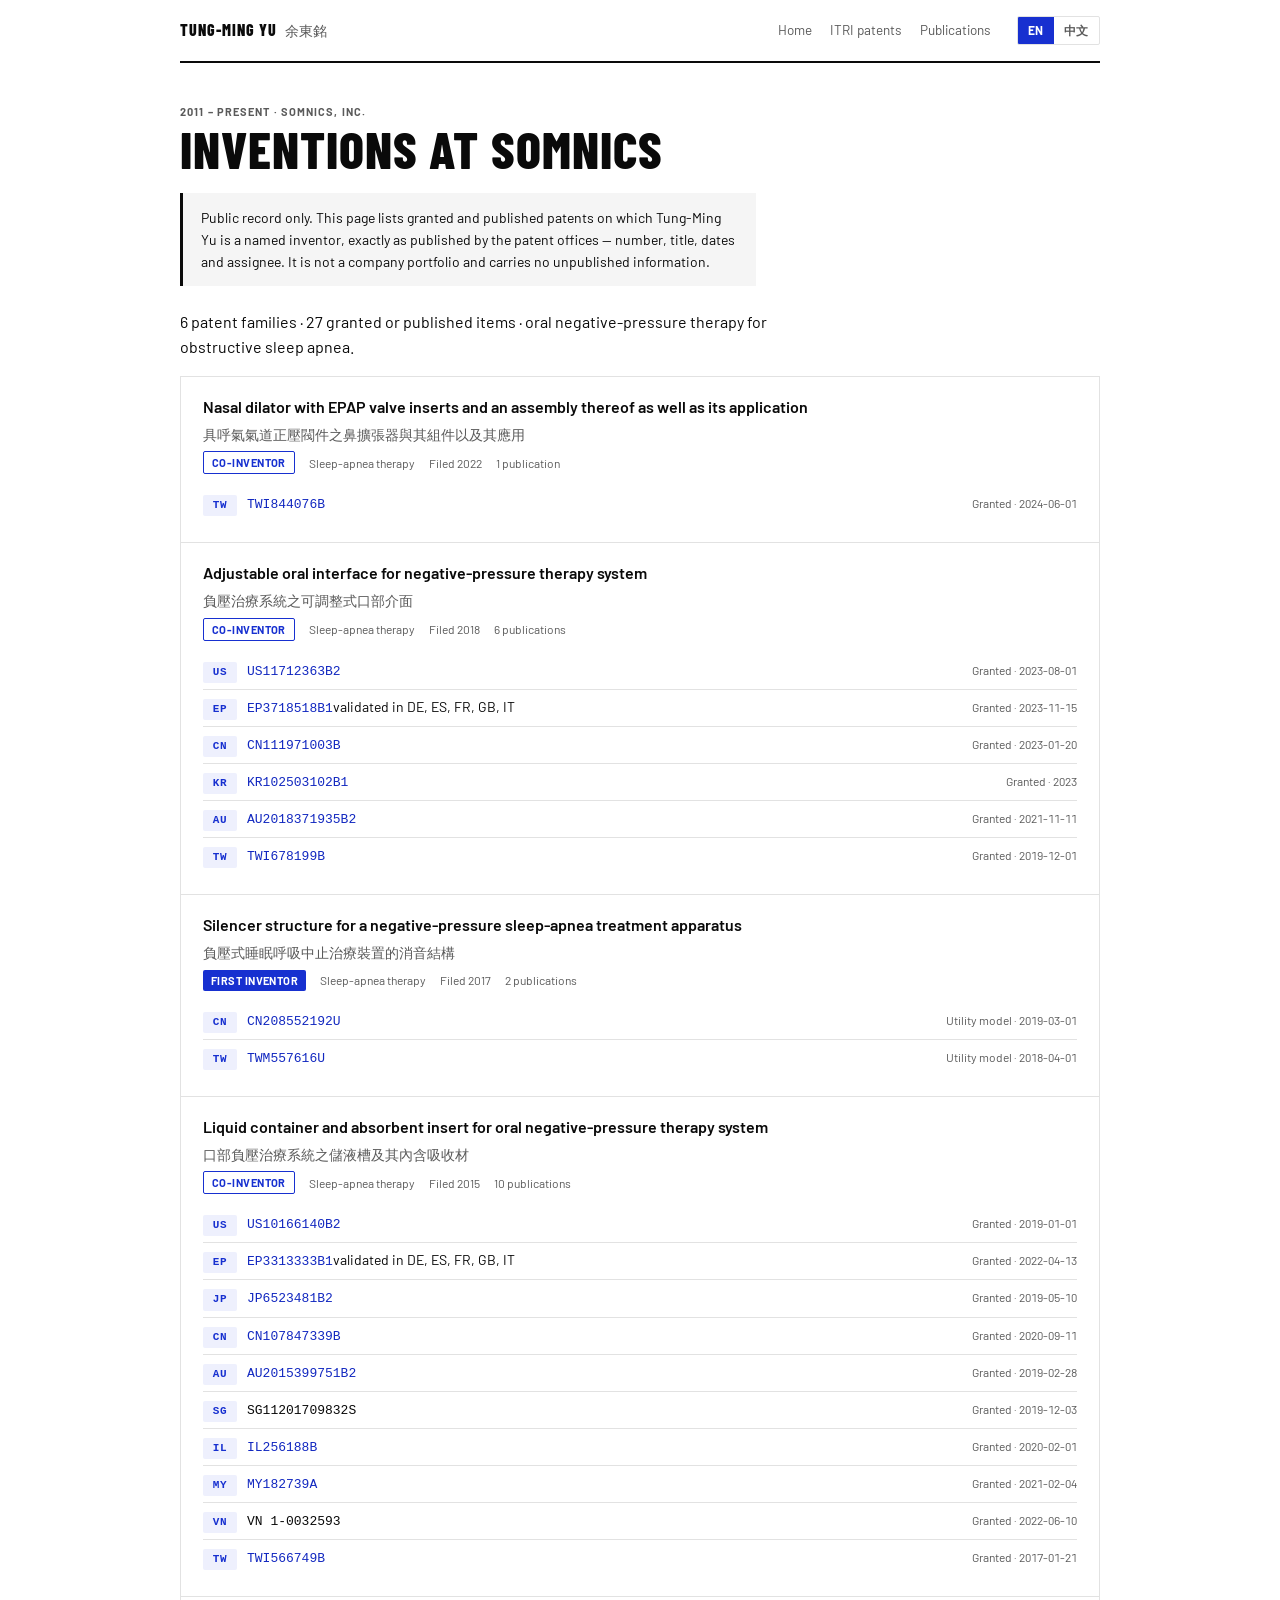
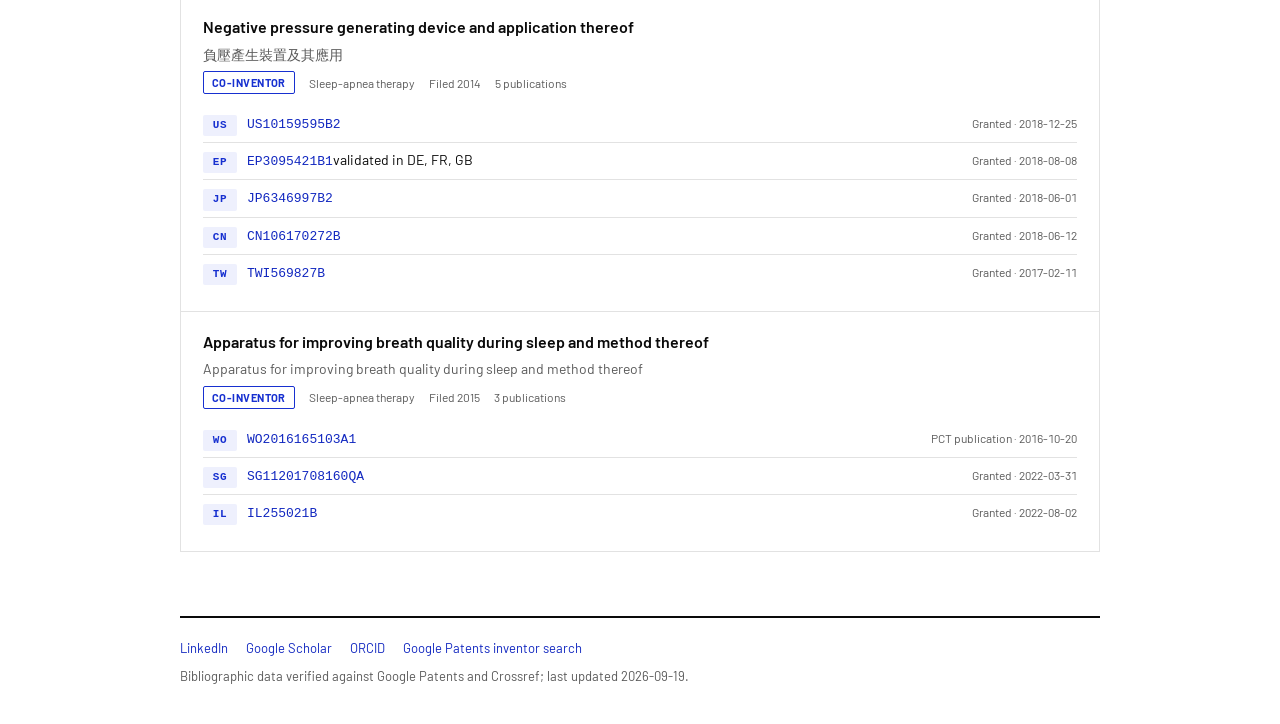
<file: somnics.html>
<!doctype html>
<html lang="en" data-lang="en">
<head>
<meta charset="utf-8">
<meta name="viewport" content="width=device-width, initial-scale=1, viewport-fit=cover">
<title>Somnics Inventions — Tung-Ming Yu</title>
<meta name="description" content="Publicly recorded patents as a named inventor at Somnics">
<meta property="og:title" content="Somnics Inventions — Tung-Ming Yu">
<meta property="og:description" content="Publicly recorded patents as a named inventor at Somnics">
<meta property="og:type" content="website">
<link rel="canonical" href="https://portfolio.aurorixa.com/somnics.html">
<meta property="og:url" content="https://portfolio.aurorixa.com/somnics.html">
<meta property="og:image" content="https://portfolio.aurorixa.com/assets/og.png">
<meta property="og:image:width" content="1200">
<meta property="og:image:height" content="630">
<meta name="twitter:card" content="summary_large_image">
<link rel="preconnect" href="https://fonts.googleapis.com"><link rel="stylesheet" href="https://fonts.googleapis.com/css2?family=Barlow+Condensed:wght@600;700;800&family=Barlow:wght@400;500;600&display=swap">
<link rel="stylesheet" href="style.css">
</head>
<body>
<div class="wrap">
<div class="top">
  <a class="brand" href="index.html">Tung-Ming Yu<span class="zh-name">余東銘</span></a>
  <nav class="nav" aria-label="Site"><a href="index.html"><span class="en">Home</span><span class="zh">首頁</span></a><a href="itri.html"><span class="en">ITRI patents</span><span class="zh">工研院專利</span></a><a href="publications.html"><span class="en">Publications</span><span class="zh">論文</span></a>
    <span class="lang" role="group" aria-label="Language">
      <button type="button" id="lang-en" data-lang="en" aria-pressed="true">EN</button>
      <button type="button" id="lang-zh" data-lang="zh" aria-pressed="false">中文</button>
    </span>
  </nav>
</div><main>
<p class="eyebrow">2011 – <span class="en">present</span><span class="zh">至今</span> · <span class="en">Somnics, Inc.</span><span class="zh">萊鎂醫療器材股份有限公司</span></p>
<h1><span class="en">Inventions at Somnics</span><span class="zh">Somnics 時期發明</span></h1>
<div class="note" style="margin-top:16px"><span class="en">Public record only. This page lists granted and published patents on which Tung-Ming Yu is a named inventor, exactly as published by the patent offices — number, title, dates and assignee. It is not a company portfolio and carries no unpublished information.</span><span class="zh">僅限公開紀錄。本頁列出余東銘為掛名發明人之已核准／已公開專利，內容與各國專利局公開資料一致——號碼、名稱、日期與專利權人。本頁不是公司專利組合，亦不含任何未公開資訊。</span></div>
<p class="lede"><span class="en">6 patent families · 27 granted or published items · oral negative-pressure therapy for obstructive sleep apnea.</span><span class="zh">6 個專利家族 · 27 件核准／公開案 · 阻塞型睡眠呼吸中止之口腔負壓治療。</span></p>
<div class="families">
<article class="fam" id="nasal-dilator" data-domain="sleep">
  <header>
    <h3><span class="en">Nasal dilator with EPAP valve inserts and an assembly thereof as well as its application</span><span class="zh">具呼氣氣道正壓閥件之鼻擴張器與其組件以及其應用</span></h3>
    <p class="alt"><span class="en">具呼氣氣道正壓閥件之鼻擴張器與其組件以及其應用</span><span class="zh">Nasal dilator with EPAP valve inserts and an assembly thereof as well as its application</span></p>
    <div class="meta"><span class="role co"><span class="en">Co-inventor</span><span class="zh">共同發明人</span></span><span><span class="en">Sleep-apnea therapy</span><span class="zh">睡眠呼吸中止治療</span></span>
      <span><span class="en">Filed</span><span class="zh">申請</span> 2022</span>
      <span>1 <span class="en">publication</span><span class="zh">件公告</span></span></div>
  </header>
  
  <ul class="pubs"><li><span class="cc" title="Taiwan">TW</span><span><a class="pn" href="https://patents.google.com/patent/TWI844076B" target="_blank" rel="noopener">TWI844076B</a></span><span class="kd"><span class="en">Granted</span><span class="zh">核准</span> · 2024-06-01</span></li></ul>
  
</article>
<article class="fam" id="adjustable-oral-interface" data-domain="sleep">
  <header>
    <h3><span class="en">Adjustable oral interface for negative-pressure therapy system</span><span class="zh">負壓治療系統之可調整式口部介面</span></h3>
    <p class="alt"><span class="en">負壓治療系統之可調整式口部介面</span><span class="zh">Adjustable oral interface for negative-pressure therapy system</span></p>
    <div class="meta"><span class="role co"><span class="en">Co-inventor</span><span class="zh">共同發明人</span></span><span><span class="en">Sleep-apnea therapy</span><span class="zh">睡眠呼吸中止治療</span></span>
      <span><span class="en">Filed</span><span class="zh">申請</span> 2018</span>
      <span>6 <span class="en">publications</span><span class="zh">件公告</span></span></div>
  </header>
  
  <ul class="pubs"><li><span class="cc" title="United States">US</span><span><a class="pn" href="https://patents.google.com/patent/US11712363B2" target="_blank" rel="noopener">US11712363B2</a></span><span class="kd"><span class="en">Granted</span><span class="zh">核准</span> · 2023-08-01</span></li><li><span class="cc" title="Europe (EPO)">EP</span><span><a class="pn" href="https://patents.google.com/patent/EP3718518B1" target="_blank" rel="noopener">EP3718518B1</a><span class="val"><span class="en">validated in</span><span class="zh">生效國</span> DE, ES, FR, GB, IT</span></span><span class="kd"><span class="en">Granted</span><span class="zh">核准</span> · 2023-11-15</span></li><li><span class="cc" title="China">CN</span><span><a class="pn" href="https://patents.google.com/patent/CN111971003B" target="_blank" rel="noopener">CN111971003B</a></span><span class="kd"><span class="en">Granted</span><span class="zh">核准</span> · 2023-01-20</span></li><li><span class="cc" title="Korea">KR</span><span><a class="pn" href="https://patents.google.com/patent/KR102503102B1" target="_blank" rel="noopener">KR102503102B1</a></span><span class="kd"><span class="en">Granted</span><span class="zh">核准</span> · 2023</span></li><li><span class="cc" title="Australia">AU</span><span><a class="pn" href="https://patents.google.com/patent/AU2018371935B2" target="_blank" rel="noopener">AU2018371935B2</a></span><span class="kd"><span class="en">Granted</span><span class="zh">核准</span> · 2021-11-11</span></li><li><span class="cc" title="Taiwan">TW</span><span><a class="pn" href="https://patents.google.com/patent/TWI678199B" target="_blank" rel="noopener">TWI678199B</a></span><span class="kd"><span class="en">Granted</span><span class="zh">核准</span> · 2019-12-01</span></li></ul>
  
</article>
<article class="fam" id="silencer" data-domain="sleep">
  <header>
    <h3><span class="en">Silencer structure for a negative-pressure sleep-apnea treatment apparatus</span><span class="zh">負壓式睡眠呼吸中止治療裝置的消音結構</span></h3>
    <p class="alt"><span class="en">負壓式睡眠呼吸中止治療裝置的消音結構</span><span class="zh">Silencer structure for a negative-pressure sleep-apnea treatment apparatus</span></p>
    <div class="meta"><span class="role first"><span class="en">First inventor</span><span class="zh">第一發明人</span></span><span><span class="en">Sleep-apnea therapy</span><span class="zh">睡眠呼吸中止治療</span></span>
      <span><span class="en">Filed</span><span class="zh">申請</span> 2017</span>
      <span>2 <span class="en">publications</span><span class="zh">件公告</span></span></div>
  </header>
  
  <ul class="pubs"><li><span class="cc" title="China">CN</span><span><a class="pn" href="https://patents.google.com/patent/CN208552192U" target="_blank" rel="noopener">CN208552192U</a></span><span class="kd"><span class="en">Utility model</span><span class="zh">實用新型</span> · 2019-03-01</span></li><li><span class="cc" title="Taiwan">TW</span><span><a class="pn" href="https://patents.google.com/patent/TWM557616U" target="_blank" rel="noopener">TWM557616U</a></span><span class="kd"><span class="en">Utility model</span><span class="zh">新型</span> · 2018-04-01</span></li></ul>
  
</article>
<article class="fam" id="liquid-container" data-domain="sleep">
  <header>
    <h3><span class="en">Liquid container and absorbent insert for oral negative-pressure therapy system</span><span class="zh">口部負壓治療系統之儲液槽及其內含吸收材</span></h3>
    <p class="alt"><span class="en">口部負壓治療系統之儲液槽及其內含吸收材</span><span class="zh">Liquid container and absorbent insert for oral negative-pressure therapy system</span></p>
    <div class="meta"><span class="role co"><span class="en">Co-inventor</span><span class="zh">共同發明人</span></span><span><span class="en">Sleep-apnea therapy</span><span class="zh">睡眠呼吸中止治療</span></span>
      <span><span class="en">Filed</span><span class="zh">申請</span> 2015</span>
      <span>10 <span class="en">publications</span><span class="zh">件公告</span></span></div>
  </header>
  
  <ul class="pubs"><li><span class="cc" title="United States">US</span><span><a class="pn" href="https://patents.google.com/patent/US10166140B2" target="_blank" rel="noopener">US10166140B2</a></span><span class="kd"><span class="en">Granted</span><span class="zh">核准</span> · 2019-01-01</span></li><li><span class="cc" title="Europe (EPO)">EP</span><span><a class="pn" href="https://patents.google.com/patent/EP3313333B1" target="_blank" rel="noopener">EP3313333B1</a><span class="val"><span class="en">validated in</span><span class="zh">生效國</span> DE, ES, FR, GB, IT</span></span><span class="kd"><span class="en">Granted</span><span class="zh">核准</span> · 2022-04-13</span></li><li><span class="cc" title="Japan">JP</span><span><a class="pn" href="https://patents.google.com/patent/JP6523481B2" target="_blank" rel="noopener">JP6523481B2</a></span><span class="kd"><span class="en">Granted</span><span class="zh">核准</span> · 2019-05-10</span></li><li><span class="cc" title="China">CN</span><span><a class="pn" href="https://patents.google.com/patent/CN107847339B" target="_blank" rel="noopener">CN107847339B</a></span><span class="kd"><span class="en">Granted</span><span class="zh">核准</span> · 2020-09-11</span></li><li><span class="cc" title="Australia">AU</span><span><a class="pn" href="https://patents.google.com/patent/AU2015399751B2" target="_blank" rel="noopener">AU2015399751B2</a></span><span class="kd"><span class="en">Granted</span><span class="zh">核准</span> · 2019-02-28</span></li><li><span class="cc" title="Singapore">SG</span><span><span class="pn">SG11201709832S</span></span><span class="kd"><span class="en">Granted</span><span class="zh">核准</span> · 2019-12-03</span></li><li><span class="cc" title="Israel">IL</span><span><a class="pn" href="https://patents.google.com/patent/IL256188B" target="_blank" rel="noopener">IL256188B</a></span><span class="kd"><span class="en">Granted</span><span class="zh">核准</span> · 2020-02-01</span></li><li><span class="cc" title="Malaysia">MY</span><span><a class="pn" href="https://patents.google.com/patent/MY182739A" target="_blank" rel="noopener">MY182739A</a></span><span class="kd"><span class="en">Granted</span><span class="zh">核准</span> · 2021-02-04</span></li><li><span class="cc" title="Vietnam">VN</span><span><span class="pn">VN 1-0032593</span></span><span class="kd"><span class="en">Granted</span><span class="zh">核准</span> · 2022-06-10</span></li><li><span class="cc" title="Taiwan">TW</span><span><a class="pn" href="https://patents.google.com/patent/TWI566749B" target="_blank" rel="noopener">TWI566749B</a></span><span class="kd"><span class="en">Granted</span><span class="zh">核准</span> · 2017-01-21</span></li></ul>
  
</article>
<article class="fam" id="negative-pressure-generator" data-domain="sleep">
  <header>
    <h3><span class="en">Negative pressure generating device and application thereof</span><span class="zh">負壓產生裝置及其應用</span></h3>
    <p class="alt"><span class="en">負壓產生裝置及其應用</span><span class="zh">Negative pressure generating device and application thereof</span></p>
    <div class="meta"><span class="role co"><span class="en">Co-inventor</span><span class="zh">共同發明人</span></span><span><span class="en">Sleep-apnea therapy</span><span class="zh">睡眠呼吸中止治療</span></span>
      <span><span class="en">Filed</span><span class="zh">申請</span> 2014</span>
      <span>5 <span class="en">publications</span><span class="zh">件公告</span></span></div>
  </header>
  
  <ul class="pubs"><li><span class="cc" title="United States">US</span><span><a class="pn" href="https://patents.google.com/patent/US10159595B2" target="_blank" rel="noopener">US10159595B2</a></span><span class="kd"><span class="en">Granted</span><span class="zh">核准</span> · 2018-12-25</span></li><li><span class="cc" title="Europe (EPO)">EP</span><span><a class="pn" href="https://patents.google.com/patent/EP3095421B1" target="_blank" rel="noopener">EP3095421B1</a><span class="val"><span class="en">validated in</span><span class="zh">生效國</span> DE, FR, GB</span></span><span class="kd"><span class="en">Granted</span><span class="zh">核准</span> · 2018-08-08</span></li><li><span class="cc" title="Japan">JP</span><span><a class="pn" href="https://patents.google.com/patent/JP6346997B2" target="_blank" rel="noopener">JP6346997B2</a></span><span class="kd"><span class="en">Granted</span><span class="zh">核准</span> · 2018-06-01</span></li><li><span class="cc" title="China">CN</span><span><a class="pn" href="https://patents.google.com/patent/CN106170272B" target="_blank" rel="noopener">CN106170272B</a></span><span class="kd"><span class="en">Granted</span><span class="zh">核准</span> · 2018-06-12</span></li><li><span class="cc" title="Taiwan">TW</span><span><a class="pn" href="https://patents.google.com/patent/TWI569827B" target="_blank" rel="noopener">TWI569827B</a></span><span class="kd"><span class="en">Granted</span><span class="zh">核准</span> · 2017-02-11</span></li></ul>
  
</article>
<article class="fam" id="breath-quality" data-domain="sleep">
  <header>
    <h3>Apparatus for improving breath quality during sleep and method thereof</h3>
    <p class="alt">Apparatus for improving breath quality during sleep and method thereof</p>
    <div class="meta"><span class="role co"><span class="en">Co-inventor</span><span class="zh">共同發明人</span></span><span><span class="en">Sleep-apnea therapy</span><span class="zh">睡眠呼吸中止治療</span></span>
      <span><span class="en">Filed</span><span class="zh">申請</span> 2015</span>
      <span>3 <span class="en">publications</span><span class="zh">件公告</span></span></div>
  </header>
  
  <ul class="pubs"><li><span class="cc" title="PCT (WIPO)">WO</span><span><a class="pn" href="https://patents.google.com/patent/WO2016165103A1" target="_blank" rel="noopener">WO2016165103A1</a></span><span class="kd"><span class="en">PCT publication</span><span class="zh">PCT 公開</span> · 2016-10-20</span></li><li><span class="cc" title="Singapore">SG</span><span><a class="pn" href="https://patents.google.com/patent/SG11201708160QA" target="_blank" rel="noopener">SG11201708160QA</a></span><span class="kd"><span class="en">Granted</span><span class="zh">核准</span> · 2022-03-31</span></li><li><span class="cc" title="Israel">IL</span><span><a class="pn" href="https://patents.google.com/patent/IL255021B" target="_blank" rel="noopener">IL255021B</a></span><span class="kd"><span class="en">Granted</span><span class="zh">核准</span> · 2022-08-02</span></li></ul>
  
</article></div>
</main>
<footer>
  <div class="ext"><a href="https://www.linkedin.com/in/tungmingyu" rel="me">LinkedIn</a><a href="https://scholar.google.com/citations?user=Y4uDDDAAAAAJ">Google Scholar</a><a href="https://orcid.org/0009-0000-7550-7226">ORCID</a><a href="https://patents.google.com/?inventor=%22Tung-Ming+Yu%22"><span class="en">Google Patents inventor search</span><span class="zh">Google Patents 發明人檢索</span></a></div>
  <div><span class="en">Bibliographic data verified against Google Patents and Crossref; last updated 2026-09-19.</span><span class="zh">書目資料已與 Google Patents 及 Crossref 核對；最後更新 2026-09-19。</span></div>
</footer></div>
<script src="app.js"></script>
</body>
</html>
</file>
<file: style.css>
:root{
  --bg:#FFFFFF;--surface:#F5F5F5;--ink:#0A0A0A;--muted:#5A5A5A;
  --line:#E2E2E2;--accent:#1730D0;--accent-ink:#1228C0;--accent-soft:#EEF0FD;--mono-bg:#F2F2F2;
  --font-body:"Barlow",system-ui,-apple-system,"Noto Sans TC","PingFang TC",sans-serif;
  --font-display:"Barlow Condensed",var(--font-body);
  --font-mono:ui-monospace,SFMono-Regular,Menlo,Consolas,monospace;
}
@media (prefers-color-scheme:dark){
  :root:not([data-theme="light"]){
    --bg:#111111;--surface:#1C1C1C;--ink:#F0F0F0;--muted:#888;
    --line:#2C2C2C;--accent:#5B72F4;--accent-ink:#8FA4FF;--accent-soft:#13183A;--mono-bg:#222;
  }
}
:root[data-theme="dark"]{
  --bg:#111111;--surface:#1C1C1C;--ink:#F0F0F0;--muted:#888;
  --line:#2C2C2C;--accent:#5B72F4;--accent-ink:#8FA4FF;--accent-soft:#13183A;--mono-bg:#222;
}
*{box-sizing:border-box}
html{color-scheme:light dark}
body{margin:0;background:var(--bg);color:var(--ink);font-family:var(--font-body);font-size:16px;line-height:1.55;-webkit-font-smoothing:antialiased}
:root:not([data-lang="zh"]) .zh{display:none}
:root[data-lang="zh"] .en{display:none}
:root[data-lang="zh"] body{font-size:16.5px}
a{color:var(--accent-ink);text-decoration:none}
a:hover{text-decoration:underline;text-underline-offset:3px}
a:focus-visible,button:focus-visible{outline:2px solid var(--accent);outline-offset:2px;border-radius:2px}
.wrap{max-width:960px;margin:0 auto;padding-block:0 64px;padding-inline:20px}
h1,h2,h3{font-family:var(--font-display);text-wrap:balance;margin:0;line-height:1.1}
h1{font-size:clamp(36px,6vw,52px);font-weight:800;text-transform:uppercase;letter-spacing:.02em}
h2{font-size:13px;font-weight:800;text-transform:uppercase;letter-spacing:.1em;margin-top:48px;padding-bottom:10px;margin-bottom:16px;border-bottom:2px solid var(--ink)}
h3{font-size:17px;font-weight:600;line-height:1.3;font-family:var(--font-body);text-transform:none;letter-spacing:0}
p{margin:0}
.eyebrow{font-size:11px;letter-spacing:.1em;text-transform:uppercase;color:var(--muted);font-weight:700}
.muted{color:var(--muted)}
.mono{font-family:var(--font-mono);font-variant-numeric:tabular-nums}

/* header */
.top{display:flex;align-items:center;justify-content:space-between;gap:16px;flex-wrap:wrap;padding-block:16px;border-bottom:2px solid var(--ink);margin-bottom:40px}
.brand{font-family:var(--font-display);font-weight:800;font-size:16px;color:var(--ink);letter-spacing:.06em;text-transform:uppercase}
.brand .zh-name{font-family:var(--font-body);font-weight:400;color:var(--muted);margin-left:8px;text-transform:none;letter-spacing:0;font-size:14px}
.nav{display:flex;gap:4px 18px;align-items:center;flex-wrap:wrap;font-size:13.5px}
.nav a{color:var(--muted);padding:4px 0}
.nav a[aria-current="page"]{color:var(--ink);font-weight:700;border-bottom:2px solid var(--accent)}
.lang{display:inline-flex;border:1px solid var(--line);border-radius:2px;overflow:hidden;margin-left:8px}
.lang button{font:inherit;font-size:12px;font-weight:700;padding:4px 10px;border:0;background:transparent;color:var(--muted);cursor:pointer;letter-spacing:.05em}
.lang button[aria-pressed="true"]{background:var(--accent);color:#fff}

/* hero */
.hero{display:grid;gap:14px;max-width:72ch}
.hero h1{font-size:clamp(52px,9vw,88px);line-height:.96}
.hero h1 .zh-name{display:block;font-size:.28em;font-weight:400;text-transform:none;color:var(--muted);letter-spacing:0;font-family:var(--font-body);margin-top:10px}
.hero .tag{font-size:13px;color:var(--muted);font-weight:600;letter-spacing:.06em;text-transform:uppercase}
.hero p.intro{font-size:17px;color:var(--ink);max-width:65ch}
.figures{display:flex;flex-wrap:wrap;gap:0;margin-top:32px;border-top:2px solid var(--ink);border-bottom:2px solid var(--ink)}
.figures div{display:flex;flex-direction:column;gap:3px;padding:14px 24px 12px;border-right:1px solid var(--line)}
.figures div:first-child{padding-left:0}
.figures div:last-child{border-right:none}
.figures b{font-family:var(--font-display);font-size:42px;font-weight:800;line-height:1;font-variant-numeric:tabular-nums;letter-spacing:-.01em}
.figures span{font-size:11px;color:var(--muted);text-transform:uppercase;letter-spacing:.06em;font-weight:600}

/* eras */
.eras{display:grid;gap:0;margin-top:16px}
.era{display:grid;grid-template-columns:120px 1fr auto;gap:6px 20px;align-items:baseline;padding-block:18px;border-bottom:1px solid var(--line)}
.era:first-child{border-top:1px solid var(--line)}
.era .years{font-family:var(--font-mono);font-size:12px;color:var(--muted);font-variant-numeric:tabular-nums}
.era .org{font-family:var(--font-display);font-weight:700;font-size:18px;text-transform:uppercase;letter-spacing:.02em}
.era .role{font-size:14px;color:var(--muted);margin-top:3px}
.era .cta{font-size:12px;font-weight:700;white-space:nowrap;letter-spacing:.05em;text-transform:uppercase;color:var(--accent-ink)}
@media (max-width:560px){.era{grid-template-columns:1fr}.era .cta{white-space:normal}}
.domains{display:flex;flex-wrap:wrap;gap:6px;margin-top:16px}
.chip{display:inline-flex;align-items:center;gap:6px;font-size:12px;font-weight:600;padding:5px 11px;border-radius:2px;border:1px solid var(--line);background:var(--surface);color:var(--ink);text-transform:uppercase;letter-spacing:.04em}
.chip .n{font-family:var(--font-mono);font-size:12px;color:var(--muted)}

/* filter bar */
.filter{display:flex;flex-wrap:wrap;gap:6px;margin:16px 0 20px}
.filter button{font:inherit;font-size:12px;font-weight:700;padding:5px 12px;border-radius:2px;border:1px solid var(--line);background:var(--surface);color:var(--ink);cursor:pointer;text-transform:uppercase;letter-spacing:.04em}
.filter button[aria-pressed="true"]{background:var(--accent);border-color:var(--accent);color:#fff}

/* family cards */
.families{display:grid;gap:1px;background:var(--line);margin-top:16px;border:1px solid var(--line)}
.fam{background:var(--bg);padding:20px 22px;scroll-margin-top:16px}
.fam[hidden]{display:none}
.fam header{display:grid;gap:6px;margin-bottom:12px}
.fam h3{font-size:16px;font-weight:600;line-height:1.3}
.fam .alt{font-size:14px;color:var(--muted)}
.meta{display:flex;flex-wrap:wrap;gap:6px 14px;font-size:12px;color:var(--muted);align-items:center}
.meta .role{font-weight:700;padding:2px 8px;border-radius:2px;font-size:11px;text-transform:uppercase;letter-spacing:.04em}
.meta .role.sole,.meta .role.first{background:var(--accent);color:#fff}
.meta .role.co{border:1px solid var(--accent);color:var(--accent);background:transparent}
.fam .desc{font-size:15px;margin:8px 0 14px;max-width:70ch}
.pubs{display:grid;gap:0;margin:0;padding:0;list-style:none}
.pubs li{display:grid;grid-template-columns:34px minmax(0,1fr) auto;gap:10px;align-items:baseline;font-size:14px;padding:6px 0;border-top:1px solid var(--line)}
.pubs li:first-child{border-top:none}
.cc{font-family:var(--font-mono);font-size:11px;font-weight:700;letter-spacing:.05em;color:var(--accent);background:var(--accent-soft);padding:2px 0;border-radius:2px;text-align:center}
.pn{font-family:var(--font-mono);font-size:13px;font-variant-numeric:tabular-nums}
.pn .val{font-size:12px;color:var(--muted);margin-left:8px;font-family:var(--font-body)}
.pn .ptitle{display:block;font-family:var(--font-body);font-size:13px;color:var(--muted)}
.kd{font-size:12px;color:var(--muted);white-space:nowrap;font-variant-numeric:tabular-nums}
@media (max-width:480px){.pubs li{grid-template-columns:34px 1fr}.kd{grid-column:2}}
.related{font-size:13px;color:var(--muted);margin-top:14px}
.related a{margin-right:10px}

/* publications */
.paper{display:grid;grid-template-columns:56px minmax(0,1fr);gap:12px 18px;padding-block:18px;border-top:1px solid var(--line);scroll-margin-top:16px}
.paper:last-child{border-bottom:1px solid var(--line)}
.paper .year{font-family:var(--font-display);font-size:16px;font-weight:800;color:var(--muted);padding-top:2px;font-variant-numeric:tabular-nums;letter-spacing:.02em}
.paper h3{font-size:16px;font-weight:600;line-height:1.3;font-family:var(--font-body)}
.paper .authors{font-size:14px;color:var(--muted);margin-top:6px}
.paper .authors b{color:var(--ink);font-weight:600}
.paper .venue{font-size:14px;margin-top:4px}
.paper .venue i{font-style:italic}
.paper .summary{font-size:14.5px;margin-top:8px;max-width:68ch}
.paper .links{display:flex;flex-wrap:wrap;gap:6px 16px;margin-top:10px;font-size:13px;align-items:center}
.pill{display:inline-block;font-size:11px;font-weight:700;padding:2px 8px;border-radius:2px;background:var(--accent-soft);color:var(--accent);text-transform:uppercase;letter-spacing:.04em}
.pill.quiet{background:var(--mono-bg);color:var(--muted);font-weight:600;text-transform:none;letter-spacing:0}
@media (max-width:480px){.paper{grid-template-columns:1fr}.paper .year{padding-top:0}}

.note{background:var(--surface);border:none;border-left:3px solid var(--ink);border-radius:0;padding:14px 18px;font-size:14px;max-width:72ch;margin-bottom:24px}
.lede{font-size:16px;max-width:68ch;margin-bottom:0;margin-top:12px}

footer{margin-top:64px;padding-top:20px;border-top:2px solid var(--ink);font-size:13px;color:var(--muted);display:grid;gap:8px}
footer .ext{display:flex;flex-wrap:wrap;gap:6px 18px}
@media (prefers-reduced-motion:no-preference){.fam,.filter button{transition:background .12s,border-color .12s,color .12s}}
</file>
